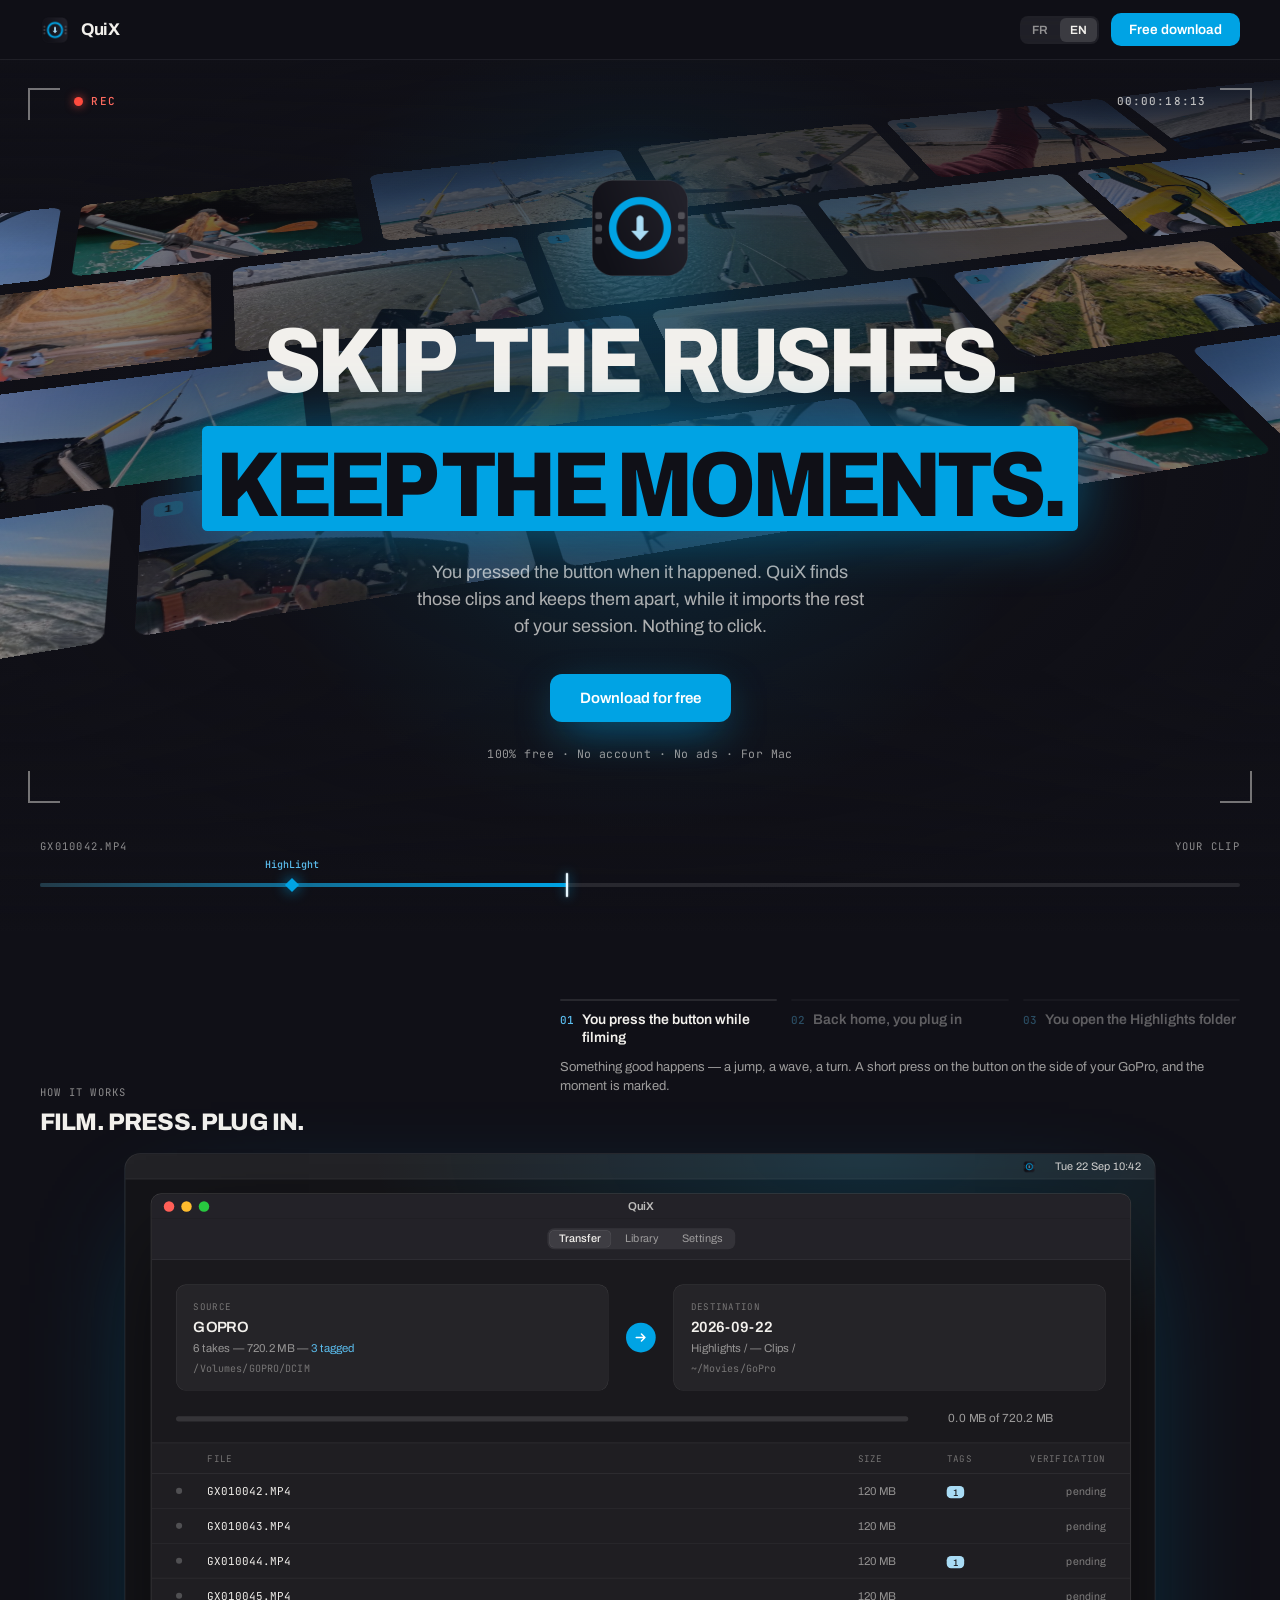
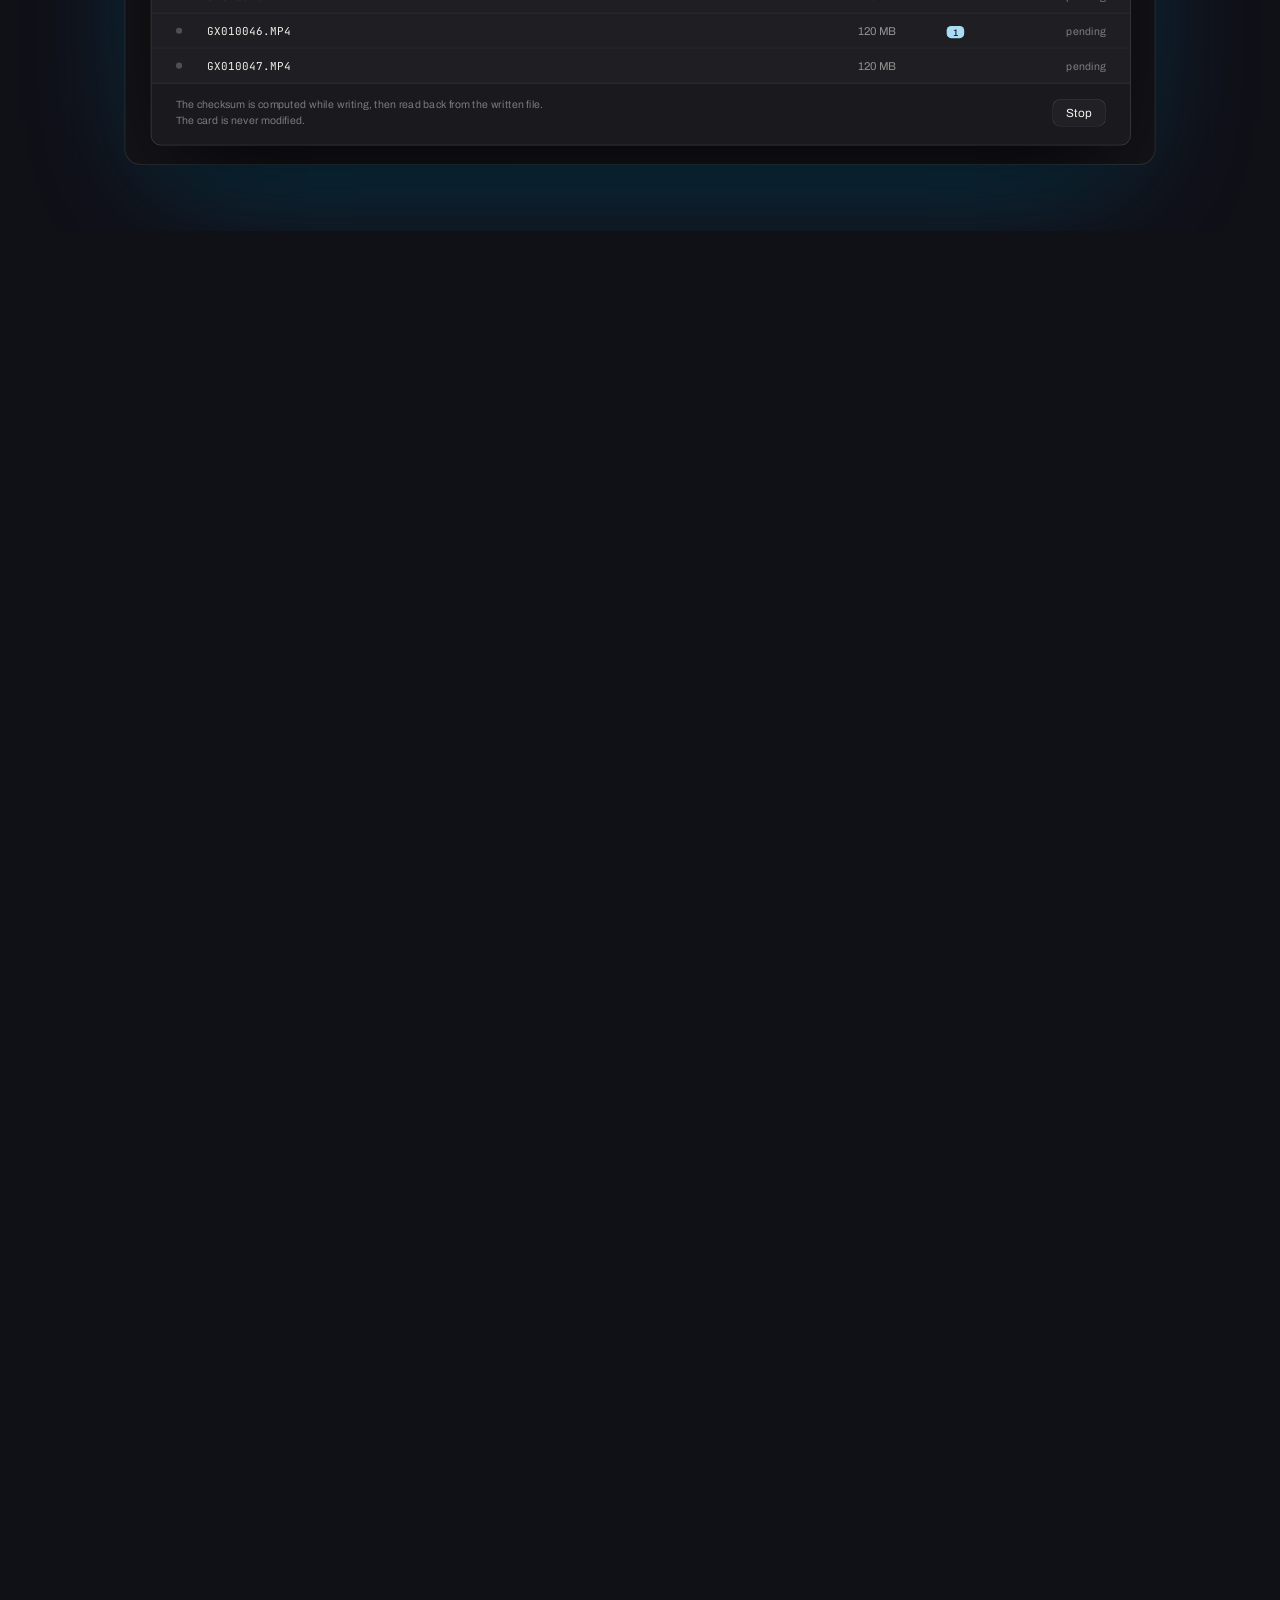
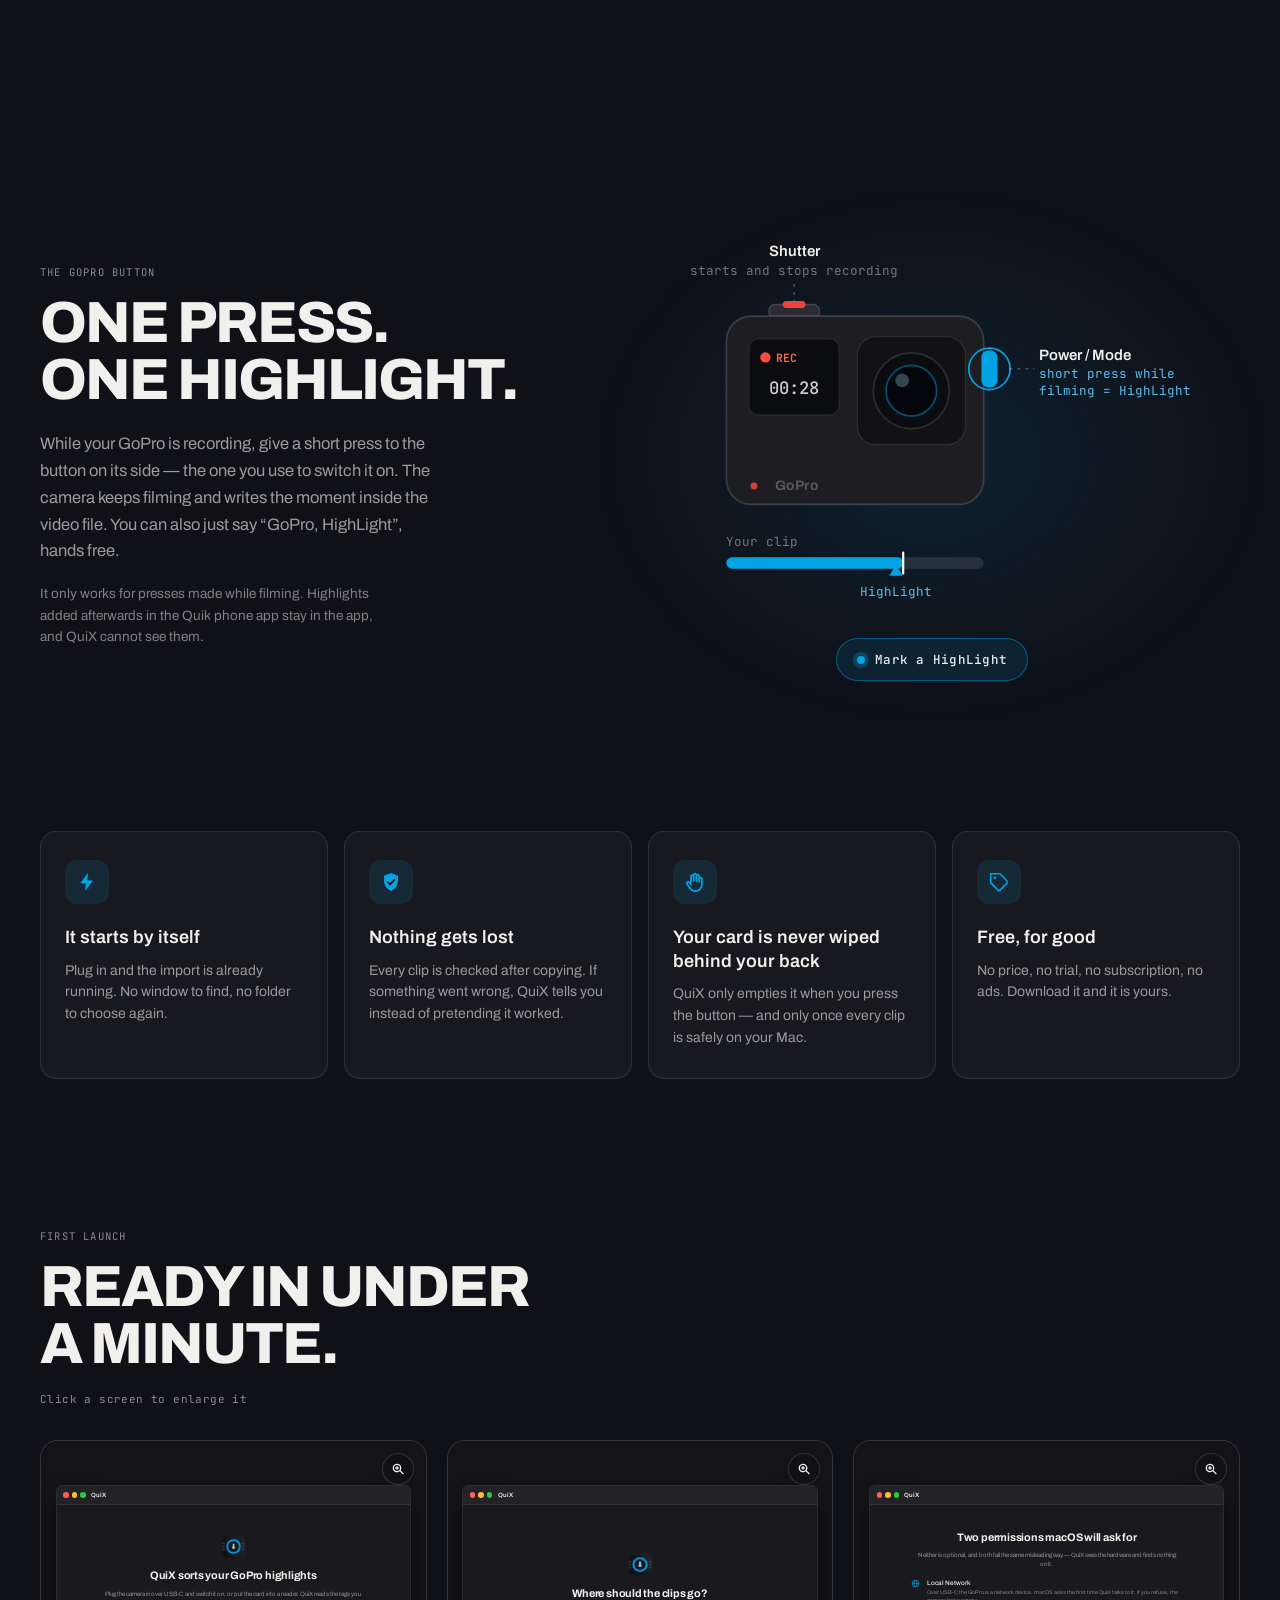
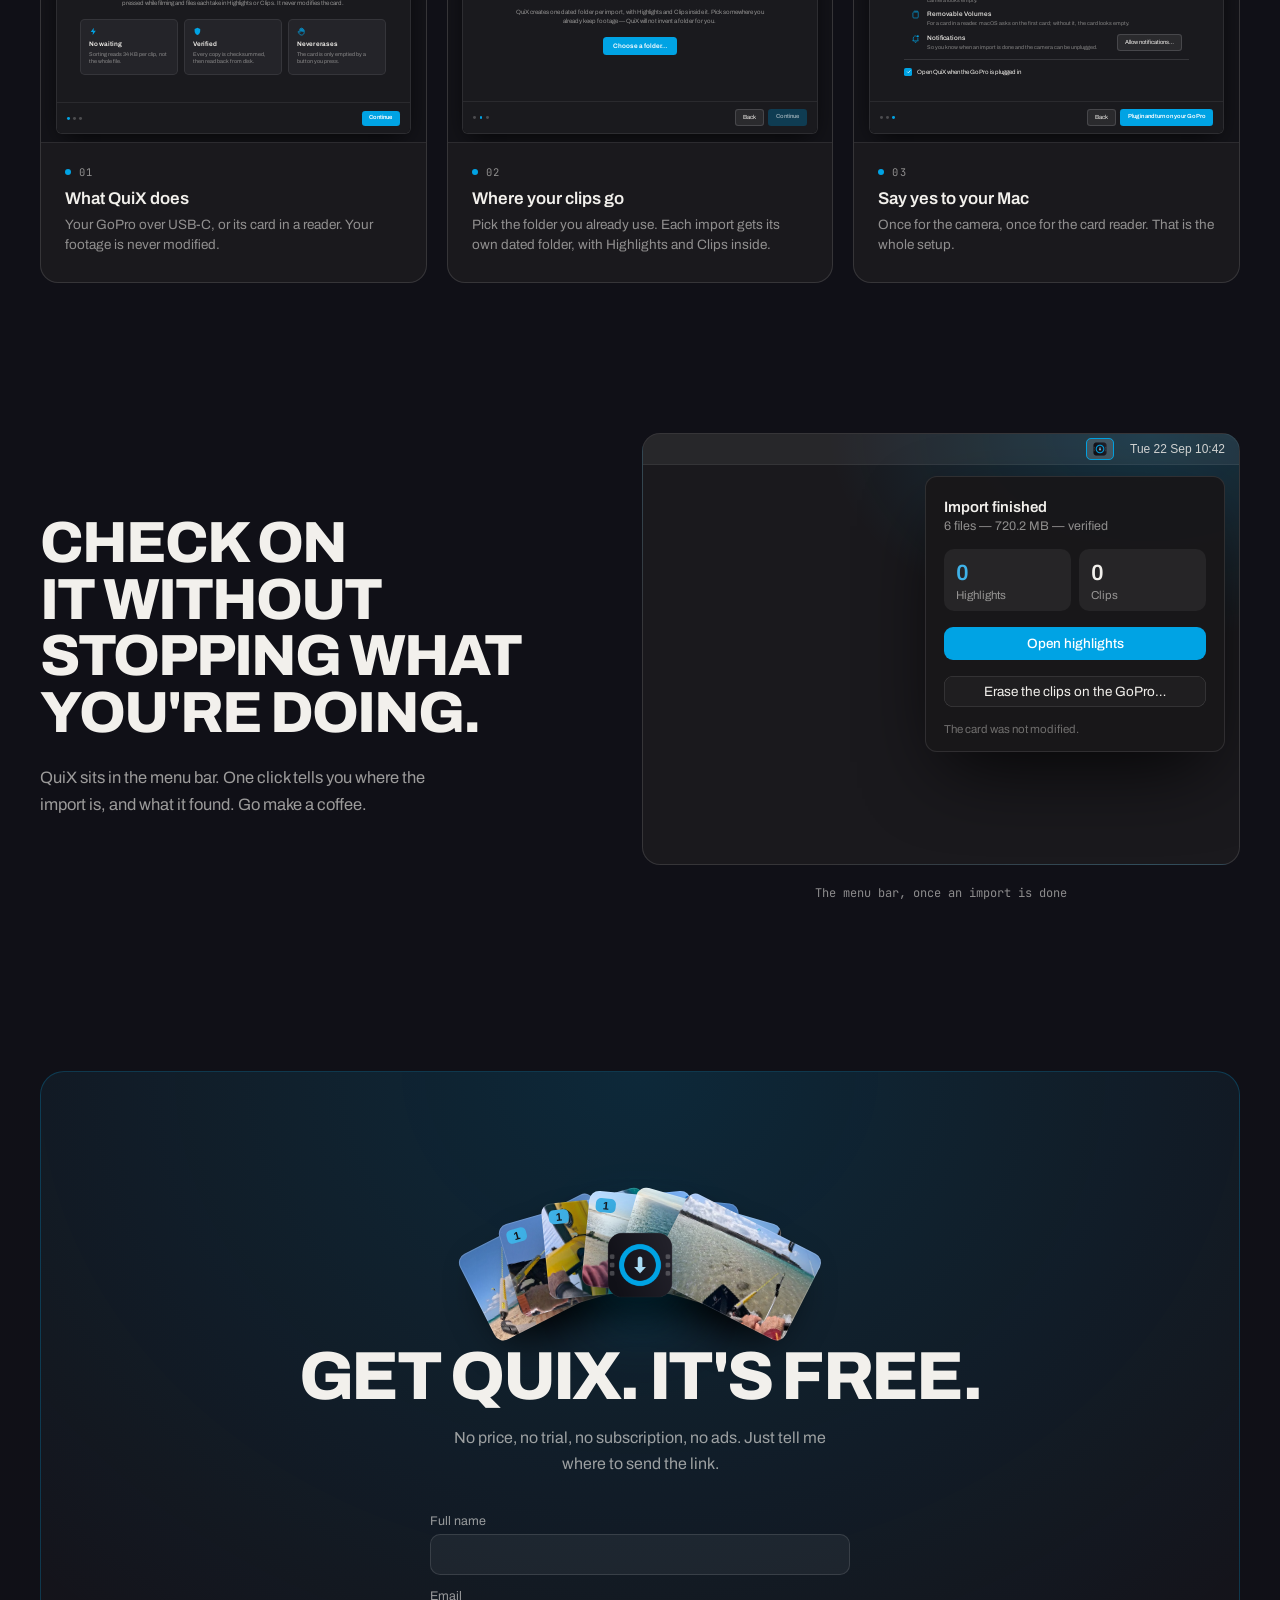
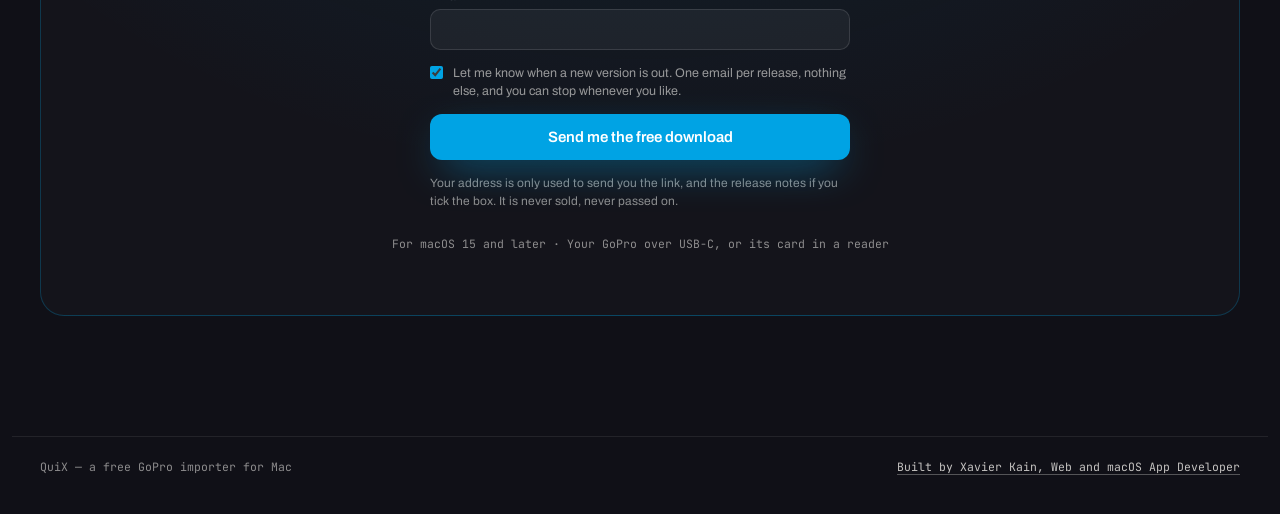
<file: site/index.html>
<!DOCTYPE html>
<html lang="en">
<head>
<meta charset="utf-8">
<meta name="viewport" content="width=device-width, initial-scale=1">
<title>QuiX — free GoPro importer for Mac that sorts your highlights</title>
<meta name="description" content="Press the button on your GoPro when something good happens. QuiX finds those moments and puts the clips in their own folder, automatically. Free, for Mac.">
<link rel="icon" href="assets/favicon.png">
<meta property="og:title" content="QuiX — skip the rushes, keep the moments">
<meta property="og:description" content="Press the button while you film. QuiX does the rest. Free, for Mac.">
<meta property="og:image" content="https://quix.xavier-kain.fr/assets/icon-1024.png">
<meta property="og:type" content="website">
<link rel="preconnect" href="https://fonts.googleapis.com">
<link rel="preconnect" href="https://fonts.gstatic.com" crossorigin>
<link href="https://fonts.googleapis.com/css2?family=Archivo:wdth,wght@62..125,400..900&amp;family=JetBrains+Mono:wght@400;500&amp;display=swap" rel="stylesheet">
<link rel="stylesheet" href="assets/site.css?v=455bdb2e19">
<!-- Plausible: cookieless visit counts, no personal data. See docs/STATS.md. -->
<script async src="https://analytics.xavierkain.fr/js/pa--tT4c8Zy4lnrfJnX7jXig.js"></script>
<script>window.plausible=window.plausible||function(){(plausible.q=plausible.q||[]).push(arguments)},plausible.init=plausible.init||function(i){plausible.o=i||{}};plausible.init()</script>
</head>
<body>
<!-- Generated by tools/build-site-from-design.py from the designer's export. Edit the design and
     re-run the script rather than editing this file by hand. -->
<div id="top" style="position:relative; font-family:Archivo, -apple-system, 'Helvetica Neue', sans-serif; background:#101017; color:#F2F0EC;">

<header style="position:sticky; top:0; z-index:50; background:rgba(16,16,23,.72); backdrop-filter:blur(16px); -webkit-backdrop-filter:blur(16px); border-bottom:1px solid rgba(255,255,255,.07);">
  <div style="max-width:1200px; margin:0 auto; padding:13px 28px; display:flex; align-items:center; justify-content:space-between; gap:16px;">
    <a href="#top" style="display:flex; align-items:center; gap:11px; color:#F2F0EC;">
      <img src="assets/icon-256.png" alt="QuiX" style="width:30px; height:30px; display:block;">
      <span style="font-weight:700; font-size:17px; letter-spacing:-.02em;">QuiX</span>
    </a>
    <div style="display:flex; align-items:center; gap:12px;">
      <div role="group" aria-label="Language" style="display:flex; gap:2px; padding:2px; border-radius:8px; background:rgba(255,255,255,.07);">
        <button type="button" data-lang="fr" data-action="setFr" style="font:600 12px Archivo, sans-serif; padding:5px 10px; border-radius:6px; border:0; cursor:pointer; color:#F2F0EC; background:rgba(255,255,255,.12);">FR</button>
        <button type="button" data-lang="en" data-action="setEn" style="font:600 12px Archivo, sans-serif; padding:5px 10px; border-radius:6px; border:0; cursor:pointer; color:rgba(242,240,236,.55); background:transparent;">EN</button>
      </div>
      <a class="hx0" href="#download" data-m="nav-cta" style="display:inline-flex; align-items:center; white-space:nowrap; font-size:13.5px; font-weight:600; color:#fff; background:#00A3E4; padding:9px 18px; border-radius:10px; transition:background .2s, transform .3s cubic-bezier(.2,.8,.2,1);">Free download</a>
    </div>
  </div>
  <div style="position:absolute; left:0; right:0; bottom:-1px; height:2px;">
    <div data-m="progress" style="height:100%; background:linear-gradient(90deg, rgba(0,163,228,.3), #00A3E4 85%, #E6F7FF); transform-origin:left center; transform:scaleX(0); box-shadow:0 0 12px rgba(0,163,228,.8);"></div>
  </div>
</header>

<section data-m="hero" data-screen-label="01 Hero" style="position:relative; overflow:hidden; min-height:calc(100vh - 57px); display:flex; flex-direction:column; justify-content:center; padding:110px 28px 170px; text-align:center; box-sizing:border-box; perspective:1400px;">
  <div data-m="wall" aria-hidden="true" style="position:absolute; left:50%; top:50%; width:2400px; margin:-560px 0 0 -1200px; transform:rotateX(52deg) rotateZ(-14deg); transform-origin:50% 50%; pointer-events:none;">
    <div data-row="0" style="display:flex; width:max-content; margin-bottom:22px;"></div>
    <div data-row="1" style="display:flex; width:max-content; margin-bottom:22px; margin-left:-160px;"></div>
    <div data-row="2" style="display:flex; width:max-content; margin-bottom:22px; margin-left:-80px;"></div>
    <div data-row="3" style="display:flex; width:max-content; margin-left:-240px;"></div>
  </div>
  <div aria-hidden="true" style="position:absolute; inset:0; pointer-events:none; background:radial-gradient(ellipse 58% 52% at 50% 46%, rgba(16,16,23,.9), rgba(16,16,23,.62) 62%, rgba(16,16,23,.4)), linear-gradient(180deg, #101017 0%, rgba(16,16,23,0) 22%, rgba(16,16,23,0) 70%, #101017 100%);"></div>
  <div data-m="halo" style="position:absolute; top:50%; left:50%; width:900px; height:900px; margin:-520px 0 0 -450px; pointer-events:none;">
    <div data-m="breathe" style="width:100%; height:100%; border-radius:50%; background:radial-gradient(circle, rgba(0,163,228,.2), rgba(0,163,228,.05) 40%, transparent 64%);"></div>
  </div>
  <div data-m="hero-flash" style="position:absolute; inset:0; pointer-events:none; opacity:0; background:radial-gradient(70% 55% at 50% 100%, rgba(0,163,228,.32), transparent 70%);"></div>

  
    <div data-m="hud" aria-hidden="true" style="position:absolute; top:28px; left:28px; right:28px; bottom:128px; pointer-events:none; transform-origin:50% 50%;">
      <i style="position:absolute; left:0; top:0; width:30px; height:30px; border-left:2px solid rgba(242,240,236,.45); border-top:2px solid rgba(242,240,236,.45);"></i>
      <i style="position:absolute; right:0; top:0; width:30px; height:30px; border-right:2px solid rgba(242,240,236,.45); border-top:2px solid rgba(242,240,236,.45);"></i>
      <i style="position:absolute; left:0; bottom:0; width:30px; height:30px; border-left:2px solid rgba(242,240,236,.45); border-bottom:2px solid rgba(242,240,236,.45);"></i>
      <i style="position:absolute; right:0; bottom:0; width:30px; height:30px; border-right:2px solid rgba(242,240,236,.45); border-bottom:2px solid rgba(242,240,236,.45);"></i>
      <div style="position:absolute; top:6px; left:46px; display:flex; align-items:center; gap:8px; font:500 11px 'JetBrains Mono', monospace; letter-spacing:.14em; color:#FF6B60;">
        <i data-m="blink" style="display:block; width:9px; height:9px; border-radius:50%; background:#FF4B3E; box-shadow:0 0 10px rgba(255,75,62,.8);"></i>
        <span>REC</span>
      </div>
      <div data-m="tc" style="position:absolute; top:6px; right:46px; font:500 11px 'JetBrains Mono', monospace; letter-spacing:.1em; color:rgba(242,240,236,.75); font-variant-numeric:tabular-nums;">00:00:21:00</div>
    </div>
  

  <div data-m="hero-par" style="position:relative; z-index:2; transform-origin:50% 30%;">
    <div data-reveal="blur" data-delay="0" style="width:min(116px, 14vh); height:min(116px, 14vh); margin:0 auto min(32px, 3.5vh);">
      <img data-m="float" src="assets/icon-1024.png" alt="QuiX" style="display:block; width:100%; height:100%; filter:drop-shadow(0 24px 50px rgba(0,163,228,.4));">
    </div>
    <h1 style="margin:0 auto 28px; font-weight:800; font-stretch:88%; font-size:min(clamp(26px, 7.2vw, 120px), 10.5vh); line-height:.94; letter-spacing:-.045em; text-transform:uppercase; max-width:20ch; perspective:800px;">
      <span style="display:flex; flex-wrap:nowrap; white-space:nowrap; justify-content:center; gap:0 .22em;">
        <span data-reveal="word" data-delay="150" style="display:inline-block; transform-origin:50% 100%;">Skip</span>
        <span data-reveal="word" data-delay="230" style="display:inline-block; transform-origin:50% 100%;">the</span>
        <span data-reveal="word" data-delay="310" style="display:inline-block; transform-origin:50% 100%;">rushes.</span>
      </span>
      <span style="display:flex; justify-content:center; margin-top:.24em;">
        <span data-reveal="word" data-delay="420" style="position:relative; display:inline-block; transform-origin:50% 100%; padding:.17em .16em .03em; white-space:nowrap;">
          <i data-m="hl-bar" style="position:absolute; inset:0; background:#00A3E4; border-radius:.06em; transform-origin:left center; overflow:hidden; box-shadow:0 0 60px rgba(0,163,228,.45);">
            <b data-m="hl-sheen" style="position:absolute; top:0; bottom:0; left:0; width:40%; background:linear-gradient(90deg, transparent, rgba(255,255,255,.55), transparent); transform:translateX(-120%);"></b>
          </i>
          <span data-m="hl-text" style="position:relative; color:#101017;">Keep the moments.</span>
        </span>
      </span>
    </h1>
    <p data-reveal="up" data-delay="700" style="font-size:18px; line-height:1.5; color:rgba(242,240,236,.7); margin:0 auto 34px; max-width:46ch; text-wrap:pretty;">You pressed the button when it happened. QuiX finds those clips and keeps them apart, while it imports the rest of your session. Nothing to click.</p>
    <div data-reveal="up" data-delay="820" style="display:flex; justify-content:center; gap:12px; flex-wrap:wrap;">
      <a class="hx1" href="#download" data-magnet="" style="display:inline-flex; align-items:center; gap:10px; white-space:nowrap; font-size:15px; font-weight:600; color:#fff; background:#00A3E4; padding:16px 30px; border-radius:12px; box-shadow:0 14px 44px -12px rgba(0,163,228,.75); transition:background .2s, transform .3s cubic-bezier(.2,.8,.2,1);">Download for free</a>
    </div>
    <p data-reveal="fade" data-delay="950" style="font:400 11.5px 'JetBrains Mono', monospace; letter-spacing:.04em; color:rgba(242,240,236,.6); margin:24px 0 0;">100% free · No account · No ads · For Mac</p>
  </div>

  <div data-reveal="fade" data-delay="1000" style="position:absolute; left:0; right:0; bottom:44px; padding:0 28px; z-index:2;">
    <div style="max-width:1200px; margin:0 auto;">
      <div style="display:flex; justify-content:space-between; gap:12px; font:400 10.5px 'JetBrains Mono', monospace; letter-spacing:.12em; text-transform:uppercase; color:rgba(242,240,236,.55); margin-bottom:30px;">
        <span>GX010042.MP4</span>
        <span>Your clip</span>
      </div>
      <div style="position:relative; height:4px; border-radius:2px; background:rgba(255,255,255,.1);">
        <div data-m="tl-fill" style="position:absolute; inset:0; border-radius:2px; background:linear-gradient(90deg, rgba(0,163,228,.15), #00A3E4); transform-origin:left center; transform:scaleX(.5);"></div>
        <div data-m="tl-mark" data-pos="0.21" style="position:absolute; left:21%; top:50%; width:0; height:0;">
          <i data-ripple="" style="position:absolute; left:-6px; top:-6px; width:12px; height:12px; border-radius:50%; border:1.5px solid #00A3E4; opacity:0; box-sizing:border-box;"></i>
          <i style="position:absolute; left:-5px; top:-5px; width:10px; height:10px; background:#00A3E4; transform:rotate(45deg); box-shadow:0 0 14px rgba(0,163,228,.9);"></i>
          <span data-label="" style="position:absolute; left:0; bottom:14px; transform:translate(-50%, 0); font:500 10px 'JetBrains Mono', monospace; color:#5BBDEE; white-space:nowrap;">HighLight</span>
        </div>
        <div data-m="tl-mark" data-pos="0.48" style="position:absolute; left:48%; top:50%; width:0; height:0;">
          <i data-ripple="" style="position:absolute; left:-6px; top:-6px; width:12px; height:12px; border-radius:50%; border:1.5px solid #00A3E4; opacity:0; box-sizing:border-box;"></i>
          <i style="position:absolute; left:-5px; top:-5px; width:10px; height:10px; background:#00A3E4; transform:rotate(45deg); box-shadow:0 0 14px rgba(0,163,228,.9);"></i>
          <span data-label="" style="position:absolute; left:0; bottom:14px; transform:translate(-50%, 0); font:500 10px 'JetBrains Mono', monospace; color:#5BBDEE; white-space:nowrap;">HighLight</span>
        </div>
        <div data-m="tl-mark" data-pos="0.76" style="position:absolute; left:76%; top:50%; width:0; height:0;">
          <i data-ripple="" style="position:absolute; left:-6px; top:-6px; width:12px; height:12px; border-radius:50%; border:1.5px solid #00A3E4; opacity:0; box-sizing:border-box;"></i>
          <i style="position:absolute; left:-5px; top:-5px; width:10px; height:10px; background:#00A3E4; transform:rotate(45deg); box-shadow:0 0 14px rgba(0,163,228,.9);"></i>
          <span data-label="" style="position:absolute; left:0; bottom:14px; transform:translate(-50%, 0); font:500 10px 'JetBrains Mono', monospace; color:#5BBDEE; white-space:nowrap;">HighLight</span>
        </div>
        <div data-m="tl-head" style="position:absolute; left:50%; top:50%; width:2px; height:24px; margin:-12px 0 0 -1px; border-radius:1px; background:#E6F7FF; box-shadow:0 0 12px #00A3E4, 0 0 2px #fff;"></div>
      </div>
    </div>
  </div>
</section>

<section id="comment" data-m="story" data-screen-label="02 Comment ça marche" style="position:relative; height:620vh;">
  <div style="position:sticky; top:0; height:100vh; overflow:hidden; display:flex; flex-direction:column; padding:68px 28px 16px; box-sizing:border-box;">
    <div style="max-width:1200px; width:100%; margin:0 auto; display:flex; flex-wrap:wrap; gap:16px 48px; align-items:flex-end; justify-content:space-between;">
      <div style="flex:0 1 auto; min-width:0;">
        <div data-m="story-kicker" data-reveal="fade" style="font:400 10.5px 'JetBrains Mono', monospace; letter-spacing:1.2px; text-transform:uppercase; color:rgba(242,240,236,.55); margin-bottom:12px;">How it works</div>
        <div style="overflow:hidden; padding-bottom:.06em;">
          <h2 data-m="story-h2" data-reveal="mask" style="margin:0; font-size:clamp(28px, 3.8vw, 48px); line-height:.98; letter-spacing:-.035em; font-weight:800; text-transform:uppercase;">Film. Press. Plug in.</h2>
        </div>
      </div>
      <div data-m="steps-wrap" style="flex:1 1 480px; max-width:680px; min-width:0;">
        <div style="display:grid; grid-template-columns:repeat(3, minmax(0, 1fr)); gap:14px;">
          <div data-m="step" style="transition:opacity .45s;">
            <div style="height:2px; background:rgba(255,255,255,.1); border-radius:1px; overflow:hidden; margin-bottom:10px;"><div data-m="step-fill" style="height:100%; background:#00A3E4; transform-origin:left center; transform:scaleX(0);"></div></div>
            <div style="display:flex; gap:8px; align-items:baseline;"><span style="font:500 11px 'JetBrains Mono', monospace; color:#5BBDEE;">01</span><span style="font-size:14px; font-weight:600; line-height:1.3;">You press the button while filming</span></div>
          </div>
          <div data-m="step" style="transition:opacity .45s;">
            <div style="height:2px; background:rgba(255,255,255,.1); border-radius:1px; overflow:hidden; margin-bottom:10px;"><div data-m="step-fill" style="height:100%; background:#00A3E4; transform-origin:left center; transform:scaleX(0);"></div></div>
            <div style="display:flex; gap:8px; align-items:baseline;"><span style="font:500 11px 'JetBrains Mono', monospace; color:#5BBDEE;">02</span><span style="font-size:14px; font-weight:600; line-height:1.3;">Back home, you plug in</span></div>
          </div>
          <div data-m="step" style="transition:opacity .45s;">
            <div style="height:2px; background:rgba(255,255,255,.1); border-radius:1px; overflow:hidden; margin-bottom:10px;"><div data-m="step-fill" style="height:100%; background:#00A3E4; transform-origin:left center; transform:scaleX(0);"></div></div>
            <div style="display:flex; gap:8px; align-items:baseline;"><span style="font:500 11px 'JetBrains Mono', monospace; color:#5BBDEE;">03</span><span style="font-size:14px; font-weight:600; line-height:1.3;">You open the Highlights folder</span></div>
          </div>
        </div>
        <div data-m="step-bodies" style="display:grid; margin-top:10px; font-size:13px; line-height:1.5; color:rgba(242,240,236,.62);">
          <p data-m="step-body" style="grid-area:1 / 1; margin:0; transition:opacity .45s, transform .45s;">Something good happens — a jump, a wave, a turn. A short press on the button on the side of your GoPro, and the moment is marked.</p>
          <p data-m="step-body" style="grid-area:1 / 1; margin:0; opacity:0; transition:opacity .45s, transform .45s;">The camera over USB-C, switched on. Or the memory card in a reader. QuiX starts on its own.</p>
          <p data-m="step-body" style="grid-area:1 / 1; margin:0; opacity:0; transition:opacity .45s, transform .45s;">Your whole session is there, and the moments you marked are already waiting in their own folder.</p>
        </div>
      </div>
    </div>

    <div data-m="stage-box" style="flex:1; min-height:0; position:relative; margin-top:18px;">
      <div data-m="stage" style="position:absolute; left:50%; top:50%; width:1180px; height:700px; margin:-350px 0 0 -590px; transform-origin:50% 50%; font-family:-apple-system, BlinkMacSystemFont, 'Helvetica Neue', Archivo, sans-serif; color:#F2F0EC; text-align:left;">
        <div style="position:absolute; inset:0; border-radius:18px; border:1px solid rgba(255,255,255,.12); overflow:hidden; background:radial-gradient(80% 60% at 72% 0%, rgba(0,163,228,.16), transparent 60%), #141418; box-shadow:0 50px 140px -50px rgba(0,163,228,.45);">
          <div style="display:flex; justify-content:flex-end; align-items:center; gap:16px; height:28px; padding:0 16px; background:rgba(255,255,255,.06); border-bottom:1px solid rgba(255,255,255,.06); font-size:12.5px; color:rgba(242,240,236,.85);">
            <span data-m="mb-icon" style="display:grid; place-items:center; width:28px; height:20px; border-radius:5px; transition:background .2s;"><img src="assets/icon-256.png" alt="" style="width:15px; height:15px; display:block;"></span>
            <span>Tue 22 Sep  10:42</span>
          </div>
        </div>

        <div style="position:absolute; left:30px; top:46px; width:1120px; height:630px; background:#1A191D; border-radius:12px; border:1px solid rgba(255,255,255,.14); overflow:hidden; box-shadow:0 40px 100px -30px rgba(0,0,0,.9);">
          <div style="position:relative; height:28px; background:#232228; display:flex; align-items:center; padding:0 14px;">
            <span style="display:flex; gap:8px;"><i style="display:block; width:12px; height:12px; border-radius:50%; background:#FF5F57;"></i><i style="display:block; width:12px; height:12px; border-radius:50%; background:#FEBC2E;"></i><i style="display:block; width:12px; height:12px; border-radius:50%; background:#28C840;"></i></span>
            <span style="position:absolute; left:0; right:0; text-align:center; font-size:13px; font-weight:600; color:rgba(242,240,236,.75); pointer-events:none;">QuiX</span>
          </div>
          <div style="position:relative; height:46px; background:#232228; display:flex; align-items:center; justify-content:center; border-bottom:.5px solid rgba(255,255,255,.08);">
            <div style="display:flex; gap:4px; padding:2px; border-radius:8px; background:rgba(255,255,255,.08);">
              <span data-m="tab" style="font-size:12.5px; font-weight:500; padding:3px 12px; border-radius:6px; color:#F2F0EC; background:rgba(255,255,255,.05); box-shadow:inset 0 0 0 .5px rgba(255,255,255,.12); transition:background .25s, color .25s;">Transfer</span>
              <span data-m="tab" style="font-size:12.5px; padding:3px 12px; border-radius:6px; color:rgba(242,240,236,.55); transition:background .25s, color .25s;">Library</span>
              <span data-m="tab" style="font-size:12.5px; padding:3px 12px; border-radius:6px; color:rgba(242,240,236,.55);">Settings</span>
            </div>
            <div data-m="ind" style="position:absolute; right:20px; top:0; bottom:0; display:flex; align-items:center; gap:7px; font-size:11.5px; color:#5BBDEE; opacity:0; transition:opacity .3s;"><i data-m="pulse-dot" style="display:block; width:6px; height:6px; border-radius:50%; background:#00A3E4;"></i><span>Import in progress</span></div>
          </div>

          <div style="position:relative; height:556px;">
            <div data-m="scene-transfer" style="position:absolute; inset:0; display:flex; flex-direction:column;">
              <div style="display:flex; align-items:center; gap:20px; padding:28px 28px 24px;">
                <div style="flex:1; min-width:0; padding:18px 20px; border-radius:12px; background:rgba(255,255,255,.05); box-shadow:inset 0 0 0 .5px rgba(255,255,255,.12); display:flex; flex-direction:column; gap:8px;">
                  <span style="font:400 10.5px 'JetBrains Mono', monospace; letter-spacing:1.2px; color:rgba(242,240,236,.4);">SOURCE</span>
                  <span style="font-size:17px; font-weight:600; letter-spacing:-.01em;">GOPRO</span>
                  <span style="font-size:13px; color:rgba(242,240,236,.55);">6 takes — 720.2 MB — <span style="color:#5BBDEE;">3 tagged</span></span>
                  <span style="font:400 11.5px 'JetBrains Mono', monospace; color:rgba(242,240,236,.4);">/Volumes/GOPRO/DCIM</span>
                </div>
                <div style="flex:none; width:34px; height:34px; border-radius:50%; background:#00A3E4; display:grid; place-items:center;"><svg viewBox="0 0 24 24" style="width:16px; height:16px;"><path d="M4 12h15M13 6l6 6-6 6" style="fill:none; stroke:#fff; stroke-width:2.6; stroke-linecap:round; stroke-linejoin:round;"></path></svg></div>
                <div style="flex:1; min-width:0; padding:18px 20px; border-radius:12px; background:rgba(255,255,255,.05); box-shadow:inset 0 0 0 .5px rgba(255,255,255,.12); display:flex; flex-direction:column; gap:8px;">
                  <span style="font:400 10.5px 'JetBrains Mono', monospace; letter-spacing:1.2px; color:rgba(242,240,236,.4);">DESTINATION</span>
                  <span style="font-size:17px; font-weight:600; letter-spacing:-.01em;">2026-09-22</span>
                  <span style="font-size:13px; color:rgba(242,240,236,.55);">Highlights / — Clips /</span>
                  <span style="font:400 11.5px 'JetBrains Mono', monospace; color:rgba(242,240,236,.4);">~/Movies/GoPro</span>
                </div>
              </div>
              <div style="display:flex; align-items:center; gap:16px; padding:0 28px 20px;">
                <div style="position:relative; flex:1; height:6px; border-radius:3px; background:rgba(255,255,255,.12); overflow:hidden;">
                  <i data-m="t-fill" style="position:absolute; left:0; top:0; bottom:0; width:100%; background:#00A3E4; border-radius:3px;"></i>
                  <i data-m="t-verif" style="position:absolute; top:0; bottom:0; left:100%; width:0; background:#C2E7F8;"></i>
                </div>
                <span data-m="t-mo" style="font-size:13.5px; color:rgba(242,240,236,.6); font-variant-numeric:tabular-nums; min-width:150px; text-align:right;">720,2 Mo sur 720,2 Mo</span>
                <span data-m="t-eta" style="font:400 12px 'JetBrains Mono', monospace; color:rgba(242,240,236,.4); min-width:44px;"></span>
              </div>
              <div style="flex:1; min-height:0; background:rgba(255,255,255,.025); border-top:.5px solid rgba(255,255,255,.08);">
                <div style="display:flex; align-items:center; gap:12px; padding:10px 28px; border-bottom:.5px solid rgba(255,255,255,.08); font:400 10.5px 'JetBrains Mono', monospace; letter-spacing:1.2px; color:rgba(242,240,236,.4);">
                  <span style="width:24px; flex:none;"></span><span style="flex:1;">FILE</span><span style="width:90px; flex:none;">SIZE</span><span style="width:70px; flex:none;">TAGS</span><span style="width:100px; flex:none; text-align:right;">VERIFICATION</span>
                </div>
                <div data-m="t-row" style="display:flex; align-items:center; gap:12px; padding:11px 28px; border-bottom:.5px solid rgba(255,255,255,.05);"><span style="width:24px; flex:none;"><i data-dot="" style="display:block; width:7px; height:7px; border-radius:50%; background:#00A3E4;"></i></span><span style="flex:1; min-width:0; font:400 12.5px 'JetBrains Mono', monospace;">GX010042.MP4</span><span style="width:90px; flex:none; font-size:13px; color:rgba(242,240,236,.55);">120 MB</span><span style="width:70px; flex:none;"><b style="font-size:11px; font-weight:500; color:#17161A; background:#A9DCF5; padding:1px 7px; border-radius:5px;">1</b></span><span data-state="" style="width:100px; flex:none; text-align:right; font-size:12px; color:rgba(242,240,236,.45);">verified</span></div>
                <div data-m="t-row" style="display:flex; align-items:center; gap:12px; padding:11px 28px; border-bottom:.5px solid rgba(255,255,255,.05);"><span style="width:24px; flex:none;"><i data-dot="" style="display:block; width:7px; height:7px; border-radius:50%; background:#00A3E4;"></i></span><span style="flex:1; min-width:0; font:400 12.5px 'JetBrains Mono', monospace;">GX010043.MP4</span><span style="width:90px; flex:none; font-size:13px; color:rgba(242,240,236,.55);">120 MB</span><span style="width:70px; flex:none;"></span><span data-state="" style="width:100px; flex:none; text-align:right; font-size:12px; color:rgba(242,240,236,.45);">verified</span></div>
                <div data-m="t-row" style="display:flex; align-items:center; gap:12px; padding:11px 28px; border-bottom:.5px solid rgba(255,255,255,.05);"><span style="width:24px; flex:none;"><i data-dot="" style="display:block; width:7px; height:7px; border-radius:50%; background:#00A3E4;"></i></span><span style="flex:1; min-width:0; font:400 12.5px 'JetBrains Mono', monospace;">GX010044.MP4</span><span style="width:90px; flex:none; font-size:13px; color:rgba(242,240,236,.55);">120 MB</span><span style="width:70px; flex:none;"><b style="font-size:11px; font-weight:500; color:#17161A; background:#A9DCF5; padding:1px 7px; border-radius:5px;">1</b></span><span data-state="" style="width:100px; flex:none; text-align:right; font-size:12px; color:rgba(242,240,236,.45);">verified</span></div>
                <div data-m="t-row" style="display:flex; align-items:center; gap:12px; padding:11px 28px; border-bottom:.5px solid rgba(255,255,255,.05);"><span style="width:24px; flex:none;"><i data-dot="" style="display:block; width:7px; height:7px; border-radius:50%; background:#00A3E4;"></i></span><span style="flex:1; min-width:0; font:400 12.5px 'JetBrains Mono', monospace;">GX010045.MP4</span><span style="width:90px; flex:none; font-size:13px; color:rgba(242,240,236,.55);">120 MB</span><span style="width:70px; flex:none;"></span><span data-state="" style="width:100px; flex:none; text-align:right; font-size:12px; color:rgba(242,240,236,.45);">verified</span></div>
                <div data-m="t-row" style="display:flex; align-items:center; gap:12px; padding:11px 28px; border-bottom:.5px solid rgba(255,255,255,.05);"><span style="width:24px; flex:none;"><i data-dot="" style="display:block; width:7px; height:7px; border-radius:50%; background:#00A3E4;"></i></span><span style="flex:1; min-width:0; font:400 12.5px 'JetBrains Mono', monospace;">GX010046.MP4</span><span style="width:90px; flex:none; font-size:13px; color:rgba(242,240,236,.55);">120 MB</span><span style="width:70px; flex:none;"><b style="font-size:11px; font-weight:500; color:#17161A; background:#A9DCF5; padding:1px 7px; border-radius:5px;">1</b></span><span data-state="" style="width:100px; flex:none; text-align:right; font-size:12px; color:rgba(242,240,236,.45);">verified</span></div>
                <div data-m="t-row" style="display:flex; align-items:center; gap:12px; padding:11px 28px; border-bottom:.5px solid rgba(255,255,255,.05);"><span style="width:24px; flex:none;"><i data-dot="" style="display:block; width:7px; height:7px; border-radius:50%; background:#00A3E4;"></i></span><span style="flex:1; min-width:0; font:400 12.5px 'JetBrains Mono', monospace;">GX010047.MP4</span><span style="width:90px; flex:none; font-size:13px; color:rgba(242,240,236,.55);">120 MB</span><span style="width:70px; flex:none;"></span><span data-state="" style="width:100px; flex:none; text-align:right; font-size:12px; color:rgba(242,240,236,.45);">verified</span></div>
              </div>
              <div style="display:flex; align-items:center; gap:14px; padding:16px 28px 20px; border-top:.5px solid rgba(255,255,255,.08);">
                <span style="max-width:420px; font-size:12px; line-height:1.45; color:rgba(242,240,236,.45);">The checksum is computed while writing, then read back from the written file. The card is never modified.</span>
                <span style="flex:1;"></span>
                <span data-m="t-stop" style="display:none; font-size:13.5px; padding:8px 16px; border-radius:9px; background:rgba(255,255,255,.03); box-shadow:inset 0 0 0 .5px rgba(255,255,255,.18);">Stop</span>
                <span data-m="t-done" style="display:flex; gap:10px;">
                  <span style="font-size:13.5px; padding:8px 16px; border-radius:9px; background:rgba(255,255,255,.03); box-shadow:inset 0 0 0 .5px rgba(255,255,255,.18);">Erase GoPro (6)…</span>
                  <span data-m="t-open" style="font-size:13.5px; font-weight:500; color:#fff; padding:9px 16px; border-radius:9px; background:#00A3E4; transition:box-shadow .3s;">Open highlights</span>
                </span>
              </div>
            </div>

            <div data-m="scene-library" style="position:absolute; inset:0; display:flex; opacity:0;">
              <div style="flex:none; width:214px; display:flex; flex-direction:column; background:#201F25; border-right:.5px solid rgba(255,255,255,.08);">
                <div style="padding:10px 10px 0; display:flex; flex-direction:column; gap:2px;">
                  <div style="display:flex; align-items:center; gap:9px; padding:7px 10px; border-radius:7px; font-size:13.5px; color:rgba(242,240,236,.85);"><i style="display:block; width:6px; height:6px; border-radius:50%; background:#00A3E4;"></i><span style="flex:1;">All highlights</span><span style="font-size:12px; color:rgba(242,240,236,.4);">3</span></div>
                  <div style="display:flex; align-items:center; gap:9px; padding:7px 10px; border-radius:7px; font-size:13.5px; color:rgba(242,240,236,.85);"><i style="display:block; width:6px; height:6px; border-radius:50%; background:rgba(255,255,255,.2);"></i><span style="flex:1;">All clips</span><span style="font-size:12px; color:rgba(242,240,236,.4);">6</span></div>
                  <div style="padding:20px 10px 8px; font:400 10.5px 'JetBrains Mono', monospace; letter-spacing:1.2px; color:rgba(242,240,236,.4);">SESSIONS</div>
                  <div style="display:flex; align-items:baseline; padding:7px 10px; border-radius:7px; background:rgba(255,255,255,.09); color:rgba(242,240,236,.85);"><span style="flex:1; font:400 12.5px 'JetBrains Mono', monospace;">2026-09-22</span><span style="font-size:12px; color:rgba(242,240,236,.4);">6</span></div>
                  <div style="display:flex; align-items:baseline; padding:7px 10px; border-radius:7px; color:rgba(242,240,236,.85);"><span style="flex:1; font:400 12.5px 'JetBrains Mono', monospace;">2026-09-14</span><span style="font-size:12px; color:rgba(242,240,236,.4);">11</span></div>
                  <div style="display:flex; align-items:baseline; padding:7px 10px; border-radius:7px; color:rgba(242,240,236,.85);"><span style="flex:1; font:400 12.5px 'JetBrains Mono', monospace;">2026-09-07</span><span style="font-size:12px; color:rgba(242,240,236,.4);">8</span></div>
                </div>
                <div style="flex:1;"></div>
                <div style="padding:14px 16px 16px; border-top:.5px solid rgba(255,255,255,.08); display:flex; flex-direction:column; gap:5px;">
                  <span style="font-size:11.5px; color:rgba(242,240,236,.4);">Import folder</span>
                  <span style="font:400 12px 'JetBrains Mono', monospace; color:rgba(242,240,236,.85);">~/Movies/GoPro</span>
                </div>
              </div>

              <div style="flex:1; min-width:0; display:flex; flex-direction:column;">
                <div style="height:46px; flex:none; display:flex; align-items:center; justify-content:space-between; padding:0 20px; background:#1F1E23; border-bottom:.5px solid rgba(255,255,255,.08);">
                  <span style="display:flex; align-items:baseline; gap:10px;"><b style="font-size:13.5px; font-weight:600;">2026-09-22</b><span style="font-size:12.5px; color:rgba(242,240,236,.4);">6 takes — 3 tagged</span></span>
                  <span style="display:flex; gap:4px; padding:2px; border-radius:8px; background:rgba(255,255,255,.08); font-size:12.5px;"><span style="padding:3px 12px; color:rgba(242,240,236,.55);">Highlights</span><span style="padding:3px 12px; color:rgba(242,240,236,.55);">Clips</span><span style="padding:3px 12px; border-radius:6px; font-weight:500; background:rgba(255,255,255,.05); box-shadow:inset 0 0 0 .5px rgba(255,255,255,.12);">All</span></span>
                </div>
                <div style="display:grid; grid-template-columns:repeat(3, minmax(0, 1fr)); gap:14px; padding:18px 20px 20px;">
                  <div data-m="thumb" style="min-width:0;"><div data-thumb-in="" style="display:flex; flex-direction:column; gap:7px;">
                    <div style="position:relative; aspect-ratio:16/9; border-radius:8px; overflow:hidden; background:rgba(255,255,255,.03) repeating-linear-gradient(135deg, rgba(255,255,255,.04) 0 6px, transparent 6px 12px);">
                      <div id="slot-c1" role="img" style="position:absolute; inset:0; width:100%; height:100%; background:#1C1B21 center/cover no-repeat url('assets/thumbs/k-jump.jpg');"></div>
                      <i data-thumb-sel="" style="position:absolute; inset:0; border-radius:8px; box-shadow:inset 0 0 0 2px #00A3E4; opacity:0; pointer-events:none;"></i>
                      <b data-badge="" style="position:absolute; top:7px; left:7px; font-size:11px; font-weight:500; color:#17161A; background:#3FB2E8; padding:1px 7px; border-radius:5px; pointer-events:none;">1</b>
                    </div>
                    <div style="display:flex; justify-content:space-between;"><span style="font:400 12px 'JetBrains Mono', monospace;">GX010042.MP4</span><span style="font-size:12px; color:rgba(242,240,236,.4);">0:42</span></div>
                  </div></div>
                  <div data-m="thumb" style="min-width:0;"><div data-thumb-in="" style="display:flex; flex-direction:column; gap:7px;">
                    <div style="position:relative; aspect-ratio:16/9; border-radius:8px; overflow:hidden; background:rgba(255,255,255,.03) repeating-linear-gradient(135deg, rgba(255,255,255,.04) 0 6px, transparent 6px 12px);">
                      <div id="slot-c2" role="img" style="position:absolute; inset:0; width:100%; height:100%; background:#1C1B21 center/cover no-repeat url('assets/thumbs/k-beach.jpg');"></div>
                      <i data-thumb-sel="" style="position:absolute; inset:0; border-radius:8px; box-shadow:inset 0 0 0 2px #00A3E4; opacity:0; pointer-events:none;"></i>
                    </div>
                    <div style="display:flex; justify-content:space-between;"><span style="font:400 12px 'JetBrains Mono', monospace;">GX010043.MP4</span><span style="font-size:12px; color:rgba(242,240,236,.4);">1:08</span></div>
                  </div></div>
                  <div data-m="thumb" style="min-width:0;"><div data-thumb-in="" style="display:flex; flex-direction:column; gap:7px;">
                    <div style="position:relative; aspect-ratio:16/9; border-radius:8px; overflow:hidden; background:rgba(255,255,255,.03) repeating-linear-gradient(135deg, rgba(255,255,255,.04) 0 6px, transparent 6px 12px);">
                      <div id="slot-c3" role="img" style="position:absolute; inset:0; width:100%; height:100%; background:#1C1B21 center/cover no-repeat url('assets/thumbs/flare.jpg');"></div>
                      <i data-thumb-sel="" style="position:absolute; inset:0; border-radius:8px; box-shadow:inset 0 0 0 2px #00A3E4; opacity:0; pointer-events:none;"></i>
                      <b data-badge="" style="position:absolute; top:7px; left:7px; font-size:11px; font-weight:500; color:#17161A; background:#3FB2E8; padding:1px 7px; border-radius:5px; pointer-events:none;">1</b>
                    </div>
                    <div style="display:flex; justify-content:space-between;"><span style="font:400 12px 'JetBrains Mono', monospace;">GX010044.MP4</span><span style="font-size:12px; color:rgba(242,240,236,.4);">0:37</span></div>
                  </div></div>
                  <div data-m="thumb" style="min-width:0;"><div data-thumb-in="" style="display:flex; flex-direction:column; gap:7px;">
                    <div style="position:relative; aspect-ratio:16/9; border-radius:8px; overflow:hidden; background:rgba(255,255,255,.03) repeating-linear-gradient(135deg, rgba(255,255,255,.04) 0 6px, transparent 6px 12px);">
                      <div id="slot-c4" role="img" style="position:absolute; inset:0; width:100%; height:100%; background:#1C1B21 center/cover no-repeat url('assets/thumbs/k-water.jpg');"></div>
                      <i data-thumb-sel="" style="position:absolute; inset:0; border-radius:8px; box-shadow:inset 0 0 0 2px #00A3E4; opacity:0; pointer-events:none;"></i>
                    </div>
                    <div style="display:flex; justify-content:space-between;"><span style="font:400 12px 'JetBrains Mono', monospace;">GX010045.MP4</span><span style="font-size:12px; color:rgba(242,240,236,.4);">0:55</span></div>
                  </div></div>
                  <div data-m="thumb" style="min-width:0;"><div data-thumb-in="" style="display:flex; flex-direction:column; gap:7px;">
                    <div style="position:relative; aspect-ratio:16/9; border-radius:8px; overflow:hidden; background:rgba(255,255,255,.03) repeating-linear-gradient(135deg, rgba(255,255,255,.04) 0 6px, transparent 6px 12px);">
                      <div id="slot-c5" role="img" style="position:absolute; inset:0; width:100%; height:100%; background:#1C1B21 center/cover no-repeat url('assets/thumbs/wing.jpg');"></div>
                      <i data-thumb-sel="" style="position:absolute; inset:0; border-radius:8px; box-shadow:inset 0 0 0 2px #00A3E4; opacity:0; pointer-events:none;"></i>
                      <b data-badge="" style="position:absolute; top:7px; left:7px; font-size:11px; font-weight:500; color:#17161A; background:#3FB2E8; padding:1px 7px; border-radius:5px; pointer-events:none;">1</b>
                    </div>
                    <div style="display:flex; justify-content:space-between;"><span style="font:400 12px 'JetBrains Mono', monospace;">GX010046.MP4</span><span style="font-size:12px; color:rgba(242,240,236,.4);">1:21</span></div>
                  </div></div>
                  <div data-m="thumb" style="min-width:0;"><div data-thumb-in="" style="display:flex; flex-direction:column; gap:7px;">
                    <div style="position:relative; aspect-ratio:16/9; border-radius:8px; overflow:hidden; background:rgba(255,255,255,.03) repeating-linear-gradient(135deg, rgba(255,255,255,.04) 0 6px, transparent 6px 12px);">
                      <div id="slot-c6" role="img" style="position:absolute; inset:0; width:100%; height:100%; background:#1C1B21 center/cover no-repeat url('assets/thumbs/para.jpg');"></div>
                      <i data-thumb-sel="" style="position:absolute; inset:0; border-radius:8px; box-shadow:inset 0 0 0 2px #00A3E4; opacity:0; pointer-events:none;"></i>
                    </div>
                    <div style="display:flex; justify-content:space-between;"><span style="font:400 12px 'JetBrains Mono', monospace;">GX010047.MP4</span><span style="font-size:12px; color:rgba(242,240,236,.4);">0:29</span></div>
                  </div></div>
                </div>
              </div>

              <div style="flex:none; width:268px; display:flex; flex-direction:column; background:#1F1E23; border-left:.5px solid rgba(255,255,255,.08);">
                <div style="height:46px; flex:none; display:flex; align-items:center; padding:0 18px; font-size:13px; font-weight:600; color:rgba(242,240,236,.55); border-bottom:.5px solid rgba(255,255,255,.08);">Inspector</div>
                <div style="position:relative; flex:1;">
                  <div data-m="insp-empty" style="position:absolute; inset:0; display:grid; place-items:center; font-size:12.5px; color:rgba(242,240,236,.4);">Select a take.</div>
                  <div data-m="insp-detail" style="position:absolute; inset:0; padding:18px; display:flex; flex-direction:column; gap:18px; opacity:0;">
                    <div style="position:relative; aspect-ratio:16/9; border-radius:8px; overflow:hidden; background:rgba(255,255,255,.03) repeating-linear-gradient(135deg, rgba(255,255,255,.04) 0 6px, transparent 6px 12px); box-shadow:inset 0 0 0 .5px rgba(255,255,255,.1);">
                      <div data-mirror="c1" style="position:absolute; inset:0; background-size:cover; background-position:center; background-image:url(assets/thumbs/k-jump.jpg);"></div>
                    </div>
                    <div style="display:flex; flex-direction:column; gap:4px;"><span style="font:400 14px 'JetBrains Mono', monospace;">GX010042.MP4</span><span style="font-size:12.5px; color:rgba(242,240,236,.4);">0:42 — 120 MB</span></div>
                    <div style="display:flex; flex-direction:column; gap:10px;">
                      <span style="font:400 10.5px 'JetBrains Mono', monospace; letter-spacing:1.2px; color:rgba(242,240,236,.4);">1 MOMENT</span>
                      <div style="position:relative; height:26px; border-radius:5px; overflow:hidden; background:rgba(255,255,255,.03) repeating-linear-gradient(135deg, rgba(255,255,255,.04) 0 6px, transparent 6px 12px); box-shadow:inset 0 0 0 .5px rgba(255,255,255,.1);">
                        <i data-m="insp-mark" style="position:absolute; left:57%; top:0; bottom:0; width:2px; border-radius:1px; background:#00A3E4; box-shadow:0 0 10px #00A3E4; transform-origin:50% 100%;"></i>
                      </div>
                      <div style="display:flex; align-items:center; gap:10px; padding:6px 8px;"><i style="display:block; width:3px; height:14px; border-radius:2px; background:#00A3E4;"></i><span style="font:400 12.5px 'JetBrains Mono', monospace;">0:24</span><span style="flex:1;"></span><span style="font-size:11.5px; color:rgba(242,240,236,.4);">recording</span></div>
                    </div>
                    <span data-m="reveal" style="display:block; text-align:center; font-size:13.5px; font-weight:500; color:#fff; padding:9px 16px; border-radius:9px; background:#00A3E4;">Reveal in Finder</span>
                    <span style="font-size:11.5px; line-height:1.4; color:rgba(242,240,236,.4);">Highlights added afterwards in the Quik app stay inside that app.</span>
                  </div>
                </div>
              </div>
            </div>
          </div>
        </div>

        <div data-m="finder" style="position:absolute; left:250px; top:176px; width:660px; z-index:6; border-radius:12px; overflow:hidden; background:#1E1E22; border:1px solid rgba(255,255,255,.16); box-shadow:0 30px 80px -10px rgba(0,0,0,.85); opacity:0; transform-origin:50% 30%;">
          <div style="display:flex; align-items:center; gap:14px; padding:10px 14px; background:#2A2A2F; border-bottom:1px solid rgba(0,0,0,.4);">
            <span style="display:flex; gap:8px;"><i style="display:block; width:12px; height:12px; border-radius:50%; background:#FF5F57;"></i><i style="display:block; width:12px; height:12px; border-radius:50%; background:#FEBC2E;"></i><i style="display:block; width:12px; height:12px; border-radius:50%; background:#28C840;"></i></span>
            <span style="font-size:15px; letter-spacing:.3em; color:rgba(242,240,236,.4);">‹ ›</span>
            <span style="font-size:13.5px; font-weight:600;">Highlights</span>
          </div>
          <div style="display:flex; height:230px;">
            <div style="flex:none; width:150px; padding:12px 10px; background:rgba(40,40,46,.95); display:flex; flex-direction:column; gap:2px; font-size:12.5px; color:rgba(242,240,236,.85);">
              <span style="font-size:10.5px; font-weight:600; color:rgba(242,240,236,.4); padding:0 7px 6px;">Favorites</span>
              <span style="padding:4px 8px;">AirDrop</span><span style="padding:4px 8px;">Recents</span><span style="padding:4px 8px;">Applications</span><span style="padding:4px 8px; border-radius:5px; background:rgba(255,255,255,.1);">Movies</span><span style="padding:4px 8px;">Downloads</span>
            </div>
            <div style="flex:1; min-width:0; display:flex; align-items:flex-start; gap:18px; padding:26px 22px;">
              <div data-m="file" style="width:130px; flex:none; text-align:center;">
                <div data-file-icon="" style="position:relative; aspect-ratio:16/9; border-radius:5px; overflow:hidden; border:2px solid #fff; box-shadow:0 4px 12px rgba(0,0,0,.5); background:#2A2A2F repeating-linear-gradient(135deg, rgba(255,255,255,.05) 0 6px, transparent 6px 12px); transition:box-shadow .2s;"><div data-mirror="c1" style="position:absolute; inset:0; background-size:cover; background-position:center; background-image:url(assets/thumbs/k-jump.jpg);"></div></div>
                <span data-file-name="" style="display:inline-block; margin-top:8px; font-size:11.5px; padding:1px 6px; border-radius:4px;">GX010042.MP4</span>
              </div>
              <div data-m="file" style="width:130px; flex:none; text-align:center;">
                <div data-file-icon="" style="position:relative; aspect-ratio:16/9; border-radius:5px; overflow:hidden; border:2px solid #fff; box-shadow:0 4px 12px rgba(0,0,0,.5); background:#2A2A2F repeating-linear-gradient(135deg, rgba(255,255,255,.05) 0 6px, transparent 6px 12px);"><div data-mirror="c3" style="position:absolute; inset:0; background-size:cover; background-position:center; background-image:url(assets/thumbs/flare.jpg);"></div></div>
                <span data-file-name="" style="display:inline-block; margin-top:8px; font-size:11.5px; padding:1px 6px; border-radius:4px;">GX010044.MP4</span>
              </div>
              <div data-m="file" style="width:130px; flex:none; text-align:center;">
                <div data-file-icon="" style="position:relative; aspect-ratio:16/9; border-radius:5px; overflow:hidden; border:2px solid #fff; box-shadow:0 4px 12px rgba(0,0,0,.5); background:#2A2A2F repeating-linear-gradient(135deg, rgba(255,255,255,.05) 0 6px, transparent 6px 12px);"><div data-mirror="c5" style="position:absolute; inset:0; background-size:cover; background-position:center; background-image:url(assets/thumbs/wing.jpg);"></div></div>
                <span data-file-name="" style="display:inline-block; margin-top:8px; font-size:11.5px; padding:1px 6px; border-radius:4px;">GX010046.MP4</span>
              </div>
            </div>
          </div>
          <div style="display:flex; align-items:center; gap:8px; padding:8px 14px; font-size:11.5px; color:rgba(242,240,236,.55); background:#232327; border-top:1px solid rgba(0,0,0,.4);">
            <span>Movies</span><span style="color:rgba(242,240,236,.3);">›</span><span>GoPro</span><span style="color:rgba(242,240,236,.3);">›</span><span>2026-09-22</span><span style="color:rgba(242,240,236,.3);">›</span><span>Highlights</span><span style="flex:1;"></span><span>3 items</span>
          </div>
        </div>

        <div data-m="pop-scan" style="position:absolute; top:34px; right:58px; width:300px; z-index:7; box-sizing:border-box; padding:22px 18px 16px; display:flex; flex-direction:column; gap:16px; border-radius:12px; background:rgba(24,23,26,.96); border:1px solid rgba(255,255,255,.1); box-shadow:0 24px 70px -16px rgba(0,0,0,.9); transform-origin:calc(100% - 30px) 0; opacity:0;">
          <div style="display:flex; align-items:center; gap:9px;"><i data-m="pulse-dot" style="display:block; width:7px; height:7px; border-radius:50%; background:#00A3E4;"></i><span style="font-size:15px; font-weight:600;">Reading the camera</span></div>
          <div style="display:flex; align-items:flex-end; gap:3px; height:26px;">
            <i data-m="scan-bar" style="flex:1; height:12px; border-radius:1px; background:rgba(255,255,255,.16);"></i><i data-m="scan-bar" style="flex:1; height:20px; border-radius:1px; background:rgba(255,255,255,.16);"></i><i data-m="scan-bar" style="flex:1; height:9px; border-radius:1px; background:rgba(255,255,255,.16);"></i><i data-m="scan-bar" style="flex:1; height:26px; border-radius:1px; background:rgba(255,255,255,.16);"></i><i data-m="scan-bar" style="flex:1; height:15px; border-radius:1px; background:rgba(255,255,255,.16);"></i><i data-m="scan-bar" style="flex:1; height:22px; border-radius:1px; background:rgba(255,255,255,.16);"></i><i data-m="scan-bar" style="flex:1; height:11px; border-radius:1px; background:rgba(255,255,255,.16);"></i><i data-m="scan-bar" style="flex:1; height:24px; border-radius:1px; background:rgba(255,255,255,.16);"></i><i data-m="scan-bar" style="flex:1; height:17px; border-radius:1px; background:rgba(255,255,255,.16);"></i><i data-m="scan-bar" style="flex:1; height:13px; border-radius:1px; background:rgba(255,255,255,.16);"></i><i data-m="scan-bar" style="flex:1; height:25px; border-radius:1px; background:rgba(255,255,255,.16);"></i><i data-m="scan-bar" style="flex:1; height:10px; border-radius:1px; background:rgba(255,255,255,.16);"></i><i data-m="scan-bar" style="flex:1; height:19px; border-radius:1px; background:rgba(255,255,255,.16);"></i><i data-m="scan-bar" style="flex:1; height:14px; border-radius:1px; background:rgba(255,255,255,.16);"></i>
          </div>
          <div style="display:flex; justify-content:space-between; font-size:12.5px; color:rgba(242,240,236,.55);"><span data-m="scan-count">0 sur 6 clips</span><span>headers only</span></div>
          <span style="font-size:11.5px; color:rgba(242,240,236,.4);">No video is copied at this stage.</span>
        </div>

        <div data-m="cursor" aria-hidden="true" style="position:absolute; left:0; top:0; z-index:10; width:24px; height:24px; margin:-3px 0 0 -4px; opacity:0; pointer-events:none; filter:drop-shadow(0 2px 3px rgba(0,0,0,.5));">
          <svg data-cursor-svg="" viewBox="0 0 24 24" style="width:100%; height:100%; transform-origin:20% 10%;"><path d="M5 2.5v17.2l4.3-4.1 2.6 6 3-1.3-2.6-5.9h6z" style="fill:#fff; stroke:#000; stroke-width:1.2; stroke-linejoin:round;"></path></svg>
        </div>
      </div>
    </div>
    <p data-m="story-caption" style="flex:none; font:400 12px 'JetBrains Mono', monospace; line-height:1.5; color:rgba(242,240,236,.6); text-align:center; margin:14px auto 0; max-width:60ch; opacity:0;">The end of an import: three marked takes, already waiting in Highlights.</p>
  </div>
</section>

<section data-screen-label="03 Bouton GoPro" style="padding:120px 28px 0;">
  <div style="max-width:1200px; margin:0 auto; display:flex; flex-wrap:wrap; gap:56px 64px; align-items:center;">
    <div style="flex:1 1 340px; min-width:0;">
      <div data-reveal="fade" style="font:400 10.5px 'JetBrains Mono', monospace; letter-spacing:1.2px; text-transform:uppercase; color:rgba(242,240,236,.55); margin-bottom:16px;">The GoPro button</div>
      <div style="overflow:hidden; padding-bottom:.06em; margin-bottom:22px;">
        <h2 data-reveal="mask" style="margin:0; font-size:clamp(32px, 4.6vw, 58px); line-height:.98; letter-spacing:-.035em; font-weight:800; text-transform:uppercase; text-wrap:balance; max-width:14ch;">One press. One highlight.</h2>
      </div>
      <p data-reveal="up" data-delay="100" style="font-size:16.5px; line-height:1.62; color:rgba(242,240,236,.62); margin:0 0 18px; max-width:44ch; text-wrap:pretty;">While your GoPro is recording, give a short press to the button on its side — the one you use to switch it on. The camera keeps filming and writes the moment inside the video file. You can also just say “GoPro, HighLight”, hands free.</p>
      <p data-reveal="up" data-delay="180" style="font-size:13.5px; line-height:1.6; color:rgba(242,240,236,.5); margin:0; max-width:44ch; text-wrap:pretty;">It only works for presses made while filming. Highlights added afterwards in the Quik phone app stay in the app, and QuiX cannot see them.</p>
    </div>
    <div data-reveal="scale" data-delay="120" style="flex:1.2 1 400px; min-width:0; position:relative; text-align:center;">
      <div style="position:absolute; inset:-10% -5%; background:radial-gradient(closest-side, rgba(0,163,228,.12), transparent); pointer-events:none;"></div>
      <svg viewBox="44 0 470 330" role="img" aria-label="GoPro HERO12 Black, vue de face" style="position:relative; width:100%; max-width:540px; margin:0 auto; display:block; overflow:visible;">
        <text x="159" y="22" style="fill:#F2F0EC; font:600 13px Archivo, sans-serif; text-anchor:middle;">Shutter</text>
        <text x="159" y="38" style="fill:rgba(242,240,236,.45); font:400 11px 'JetBrains Mono', monospace; text-anchor:middle;">starts and stops recording</text>
        <path d="M159 46 V66" style="stroke:rgba(255,255,255,.28); stroke-width:1.2; stroke-dasharray:3 4; fill:none;"></path>
        <rect x="137" y="64" width="44" height="12" rx="5" style="fill:#2B2B31; stroke:rgba(255,255,255,.16); stroke-width:1.2;"></rect>
        <rect x="149" y="61" width="20" height="6" rx="3" style="fill:#E8453C;"></rect>
        <rect x="100" y="74" width="224" height="164" rx="22" style="fill:#1D1D22; stroke:rgba(255,255,255,.16); stroke-width:1.5;"></rect>
        <g data-action="press" style="cursor:pointer;">
          <circle data-m="pulse-ring" cx="329" cy="120" r="18" style="fill:none; stroke:#00A3E4; stroke-width:1.5; transform-box:fill-box; transform-origin:center;"></circle>
          <circle data-m="gp-halo" cx="330" cy="120" r="15" style="fill:rgba(0,163,228,.45); opacity:0; transform-box:fill-box; transform-origin:center;"></circle>
          <rect data-m="gp-btn" x="322" y="104" width="14" height="32" rx="6" style="fill:#00A3E4;"></rect>
          <rect x="306" y="90" width="44" height="60" style="fill:transparent;"></rect>
        </g>
        <path d="M346 120 H368" style="stroke:rgba(255,255,255,.28); stroke-width:1.2; stroke-dasharray:3 4; fill:none;"></path>
        <text x="372" y="112" style="fill:#F2F0EC; font:600 13px Archivo, sans-serif;">Power / Mode</text>
        <text x="372" y="128" style="fill:#5BBDEE; font:400 11px 'JetBrains Mono', monospace;">short press while</text>
        <text x="372" y="143" style="fill:#5BBDEE; font:400 11px 'JetBrains Mono', monospace;">filming = HighLight</text>
        <rect x="120" y="94" width="78" height="66" rx="8" style="fill:#0B0C10; stroke:rgba(255,255,255,.08);"></rect>
        <rect data-m="gp-flash" x="120" y="94" width="78" height="66" rx="8" style="fill:#00A3E4; opacity:0;"></rect>
        <circle data-m="blink" cx="134" cy="110" r="4.5" style="fill:#FF4B3E;"></circle>
        <text x="143" y="114" style="fill:#FF6B60; font:600 10px 'JetBrains Mono', monospace;">REC</text>
        <text data-m="gp-time" x="159" y="142" style="fill:rgba(242,240,236,.85); font:500 15px 'JetBrains Mono', monospace; text-anchor:middle;">00:21</text>
        <circle cx="124" cy="222" r="3" style="fill:#FF4B3E; opacity:.8;"></circle>
        <text x="142" y="225" style="fill:rgba(242,240,236,.28); font:700 12px Archivo, sans-serif; letter-spacing:.5px;">GoPro</text>
        <rect x="214" y="92" width="94" height="94" rx="16" style="fill:#121216; stroke:rgba(255,255,255,.1);"></rect>
        <circle cx="261" cy="139" r="33" style="fill:#0B0C10; stroke:rgba(255,255,255,.12); stroke-width:1.5;"></circle>
        <circle cx="261" cy="139" r="22" style="fill:#04060B; stroke:rgba(0,163,228,.45); stroke-width:1.5;"></circle>
        <circle cx="253" cy="130" r="6" style="fill:rgba(169,220,245,.3);"></circle>
        <text x="100" y="274" style="fill:rgba(242,240,236,.45); font:400 11px 'JetBrains Mono', monospace;">Your clip</text>
        <rect x="100" y="284" width="224" height="10" rx="5" style="fill:rgba(255,255,255,.1);"></rect>
        <rect data-m="gp-played" x="100" y="284" width="112" height="10" rx="5" style="fill:#00A3E4;"></rect>
        <g data-m="gp-marks"></g>
        <g data-m="gp-head"><rect x="99" y="279" width="2" height="20" rx="1" style="fill:#E6F7FF;"></rect></g>
      </svg>
      <button class="hx2" type="button" data-action="press" data-magnet="" style="margin-top:28px; display:inline-flex; align-items:center; gap:10px; padding:12px 20px; border-radius:999px; border:1px solid rgba(0,163,228,.45); background:rgba(0,163,228,.1); color:#F2F0EC; font:500 12.5px 'JetBrains Mono', monospace; letter-spacing:.02em; cursor:pointer; transition:background .2s, transform .3s cubic-bezier(.2,.8,.2,1);">
        <i style="display:block; width:8px; height:8px; border-radius:50%; background:#00A3E4; box-shadow:0 0 0 4px rgba(0,163,228,.25);"></i>
        <span>Mark a HighLight</span>
      </button>
    </div>
  </div>
</section>

<section data-screen-label="04 Qualités" style="padding:150px 28px 0;">
  <div style="max-width:1200px; margin:0 auto; display:grid; grid-template-columns:repeat(auto-fit, minmax(min(100%, 240px), 1fr)); gap:16px;">
    <div class="hx3" data-spot="" data-tilt="" data-reveal="tilt" data-delay="0" style="position:relative; padding:28px 24px 30px; border-radius:16px; border:1px solid rgba(255,255,255,.1); background:radial-gradient(380px circle at var(--mx, -400px) var(--my, -400px), rgba(0,163,228,.17), transparent 45%), rgba(255,255,255,.035); transition:transform .35s cubic-bezier(.2,.8,.2,1), border-color .3s;">
      <span style="display:grid; place-items:center; width:44px; height:44px; border-radius:12px; margin-bottom:22px; color:#00A3E4; background:rgba(0,163,228,.12);"><svg viewBox="0 0 24 24" style="width:22px; height:22px;"><path d="M13.2 2 4.6 13.4h6.1L9.9 22l8.6-11.6h-6.2z" fill="currentColor"></path></svg></span>
      <h3 style="margin:0 0 10px; font-size:18px; font-weight:600; line-height:1.3;">It starts by itself</h3>
      <p style="margin:0; font-size:14px; line-height:1.55; color:rgba(242,240,236,.6);">Plug in and the import is already running. No window to find, no folder to choose again.</p>
    </div>
    <div class="hx4" data-spot="" data-tilt="" data-reveal="tilt" data-delay="90" style="position:relative; padding:28px 24px 30px; border-radius:16px; border:1px solid rgba(255,255,255,.1); background:radial-gradient(380px circle at var(--mx, -400px) var(--my, -400px), rgba(0,163,228,.17), transparent 45%), rgba(255,255,255,.035); transition:transform .35s cubic-bezier(.2,.8,.2,1), border-color .3s;">
      <span style="display:grid; place-items:center; width:44px; height:44px; border-radius:12px; margin-bottom:22px; color:#00A3E4; background:rgba(0,163,228,.12);"><svg viewBox="0 0 24 24" style="width:22px; height:22px;"><path d="M12 2.2 4.4 5.1v5.6c0 5 3.2 9.2 7.6 11 4.4-1.8 7.6-6 7.6-11V5.1z" fill="currentColor"></path><path d="m8.4 12.1 2.5 2.5 4.8-5" style="fill:none; stroke:#1C1C21; stroke-width:2.1; stroke-linecap:round; stroke-linejoin:round;"></path></svg></span>
      <h3 style="margin:0 0 10px; font-size:18px; font-weight:600; line-height:1.3;">Nothing gets lost</h3>
      <p style="margin:0; font-size:14px; line-height:1.55; color:rgba(242,240,236,.6);">Every clip is checked after copying. If something went wrong, QuiX tells you instead of pretending it worked.</p>
    </div>
    <div class="hx5" data-spot="" data-tilt="" data-reveal="tilt" data-delay="180" style="position:relative; padding:28px 24px 30px; border-radius:16px; border:1px solid rgba(255,255,255,.1); background:radial-gradient(380px circle at var(--mx, -400px) var(--my, -400px), rgba(0,163,228,.17), transparent 45%), rgba(255,255,255,.035); transition:transform .35s cubic-bezier(.2,.8,.2,1), border-color .3s;">
      <span style="display:grid; place-items:center; width:44px; height:44px; border-radius:12px; margin-bottom:22px; color:#00A3E4; background:rgba(0,163,228,.12);"><svg viewBox="0 0 24 24" style="width:22px; height:22px;"><path d="M7.6 12.2V6a1.5 1.5 0 0 1 3 0v5M10.6 11V4.4a1.5 1.5 0 0 1 3 0V11M13.6 11V5.6a1.5 1.5 0 0 1 3 0V12M16.6 12V8.8a1.5 1.5 0 0 1 3 0v5.4c0 4.4-3.1 7.8-7.4 7.8-2.8 0-4.3-1.1-5.9-3.4l-3-4.3a1.5 1.5 0 0 1 2.4-1.8l2 2.4" style="fill:none; stroke:currentColor; stroke-width:1.9; stroke-linecap:round; stroke-linejoin:round;"></path></svg></span>
      <h3 style="margin:0 0 10px; font-size:18px; font-weight:600; line-height:1.3;">Your card is never wiped behind your back</h3>
      <p style="margin:0; font-size:14px; line-height:1.55; color:rgba(242,240,236,.6);">QuiX only empties it when you press the button — and only once every clip is safely on your Mac.</p>
    </div>
    <div class="hx6" data-spot="" data-tilt="" data-reveal="tilt" data-delay="270" style="position:relative; padding:28px 24px 30px; border-radius:16px; border:1px solid rgba(255,255,255,.1); background:radial-gradient(380px circle at var(--mx, -400px) var(--my, -400px), rgba(0,163,228,.17), transparent 45%), rgba(255,255,255,.035); transition:transform .35s cubic-bezier(.2,.8,.2,1), border-color .3s;">
      <span style="display:grid; place-items:center; width:44px; height:44px; border-radius:12px; margin-bottom:22px; color:#00A3E4; background:rgba(0,163,228,.12);"><svg viewBox="0 0 24 24" style="width:22px; height:22px;"><path d="M20.6 13.4 13.4 20.6a2 2 0 0 1-2.8 0L3 13V3h10l7.6 7.6a2 2 0 0 1 0 2.8z" style="fill:none; stroke:currentColor; stroke-width:1.8; stroke-linecap:round; stroke-linejoin:round;"></path><circle cx="7.5" cy="7.5" r="1.4" fill="currentColor"></circle></svg></span>
      <h3 style="margin:0 0 10px; font-size:18px; font-weight:600; line-height:1.3;">Free, for good</h3>
      <p style="margin:0; font-size:14px; line-height:1.55; color:rgba(242,240,236,.6);">No price, no trial, no subscription, no ads. Download it and it is yours.</p>
    </div>
  </div>
</section>

<section data-screen-label="05 Premier lancement" style="padding:150px 28px 0;">
  <div style="max-width:1200px; margin:0 auto;">
    <div data-reveal="fade" style="font:400 10.5px 'JetBrains Mono', monospace; letter-spacing:1.2px; text-transform:uppercase; color:rgba(242,240,236,.55); margin-bottom:16px;">First launch</div>
    <div style="overflow:hidden; padding-bottom:.06em; margin-bottom:44px;">
      <h2 data-reveal="mask" style="margin:0; font-size:clamp(32px, 4.6vw, 58px); line-height:.98; letter-spacing:-.035em; font-weight:800; text-transform:uppercase; text-wrap:balance; max-width:20ch;">Ready in under a minute.</h2>
    </div>
    <p data-reveal="fade" style="font:400 11px 'JetBrains Mono', monospace; letter-spacing:.4px; color:rgba(242,240,236,.55); margin:-26px 0 34px;">Click a screen to enlarge it</p>
    <div style="display:grid; grid-template-columns:repeat(auto-fit, minmax(min(100%, 300px), 1fr)); gap:20px;">

      <div class="hx7" data-reveal="tilt" data-delay="0" style="border:1px solid rgba(255,255,255,.12); border-radius:18px; overflow:hidden; background:#1A191D; transition:border-color .3s;">
        <div data-action="openShot" role="button" tabindex="0" style="position:relative; padding:26px 16px; background:#131318; display:flex; justify-content:center; overflow:hidden; cursor:zoom-in;">
          <span style="position:absolute; right:12px; top:12px; z-index:2; width:30px; height:30px; border-radius:50%; display:grid; place-items:center; color:#F2F0EC; background:rgba(16,16,23,.82); border:.5px solid rgba(255,255,255,.14); pointer-events:none;"><svg viewBox="0 0 24 24" style="width:16px; height:16px;"><path d="M10.5 4a6.5 6.5 0 1 0 4.1 11.5l4.7 4.7 1.4-1.4-4.7-4.7A6.5 6.5 0 0 0 10.5 4zm0 2a4.5 4.5 0 1 1 0 9 4.5 4.5 0 0 1 0-9zM9.5 8v1.5H8v2h1.5V13h2v-1.5H13v-2h-1.5V8z" fill="currentColor"></path></svg></span>
          <div data-par="0.05" style="font-size:clamp(4.4px, .46vw, 6.2px);">
            <div data-win="" style="width:60em; height:42em; display:flex; flex-direction:column; background:#0E0E12; border:.08em solid rgba(255,255,255,.13); border-radius:1em; overflow:hidden; box-shadow:0 1.6em 4em -1.4em rgba(0,0,0,.9); font-family:-apple-system, BlinkMacSystemFont, 'Helvetica Neue', Archivo, sans-serif; line-height:1.35; color:#F2F0EC;">
              <div style="display:flex; align-items:center; gap:.9em; padding:.85em 1.1em; background:#232327; border-bottom:.08em solid rgba(255,255,255,.07);"><span style="display:flex; gap:.5em;"><i style="display:block; width:.95em; height:.95em; border-radius:50%; background:#FF5F57;"></i><i style="display:block; width:.95em; height:.95em; border-radius:50%; background:#FEBC2E;"></i><i style="display:block; width:.95em; height:.95em; border-radius:50%; background:#28C840;"></i></span><span style="font-size:1.05em; font-weight:600;">QuiX</span></div>
              <div style="flex:1; min-height:0; display:flex; flex-direction:column; align-items:center; justify-content:center; text-align:center; padding:2em 4em; background:#1A1A1E;">
                <img src="assets/icon-256.png" alt="" style="width:4.6em; height:4.6em; margin-bottom:1.4em; border-radius:1em;">
                <div style="font-size:1.85em; font-weight:700; letter-spacing:-.02em; margin-bottom:.6em;">QuiX sorts your GoPro highlights</div>
                <div style="font-size:1.05em; line-height:1.45; color:rgba(242,240,236,.55); max-width:42em; margin-bottom:1.8em;">Plug the camera in over USB-C and switch it on, or put the card into a reader. QuiX reads the tags you pressed while filming and files each take in Highlights or Clips. It never modifies the card.</div>
                <div style="display:grid; grid-template-columns:repeat(3, 1fr); gap:1em; width:100%; text-align:left;">
                  <div style="background:#242429; border:.08em solid rgba(255,255,255,.08); border-radius:.8em; padding:1.2em 1.25em 1.3em;"><svg viewBox="0 0 24 24" style="width:1.5em; height:1.5em; color:#00A3E4; margin-bottom:.7em; display:block;"><path d="M13.2 2 4.6 13.4h6.1L9.9 22l8.6-11.6h-6.2z" fill="currentColor"></path></svg><div style="font-size:1.1em; font-weight:600; margin-bottom:.35em;">No waiting</div><div style="font-size:.92em; line-height:1.4; color:rgba(242,240,236,.5);">Sorting reads 34 KB per clip, not the whole file.</div></div>
                  <div style="background:#242429; border:.08em solid rgba(255,255,255,.08); border-radius:.8em; padding:1.2em 1.25em 1.3em;"><svg viewBox="0 0 24 24" style="width:1.5em; height:1.5em; color:#00A3E4; margin-bottom:.7em; display:block;"><path d="M12 2.2 4.4 5.1v5.6c0 5 3.2 9.2 7.6 11 4.4-1.8 7.6-6 7.6-11V5.1z" fill="currentColor"></path></svg><div style="font-size:1.1em; font-weight:600; margin-bottom:.35em;">Verified</div><div style="font-size:.92em; line-height:1.4; color:rgba(242,240,236,.5);">Every copy is checksummed, then read back from disk.</div></div>
                  <div style="background:#242429; border:.08em solid rgba(255,255,255,.08); border-radius:.8em; padding:1.2em 1.25em 1.3em;"><svg viewBox="0 0 24 24" style="width:1.5em; height:1.5em; color:#00A3E4; margin-bottom:.7em; display:block;"><path d="M7.6 12.2V6a1.5 1.5 0 0 1 3 0v5M10.6 11V4.4a1.5 1.5 0 0 1 3 0V11M13.6 11V5.6a1.5 1.5 0 0 1 3 0V12M16.6 12V8.8a1.5 1.5 0 0 1 3 0v5.4c0 4.4-3.1 7.8-7.4 7.8-2.8 0-4.3-1.1-5.9-3.4l-3-4.3a1.5 1.5 0 0 1 2.4-1.8l2 2.4" style="fill:none; stroke:currentColor; stroke-width:1.9; stroke-linecap:round; stroke-linejoin:round;"></path></svg><div style="font-size:1.1em; font-weight:600; margin-bottom:.35em;">Never erases</div><div style="font-size:.92em; line-height:1.4; color:rgba(242,240,236,.5);">The card is only emptied by a button you press.</div></div>
                </div>
              </div>
              <div style="display:flex; align-items:center; justify-content:space-between; padding:1.2em 1.7em; background:#1A1A1E; border-top:.08em solid rgba(255,255,255,.07);">
                <span style="display:flex; gap:.55em;"><i style="display:block; width:.5em; height:.5em; border-radius:50%; background:#00A3E4;"></i><i style="display:block; width:.5em; height:.5em; border-radius:50%; background:rgba(255,255,255,.22);"></i><i style="display:block; width:.5em; height:.5em; border-radius:50%; background:rgba(255,255,255,.22);"></i></span>
                <span style="background:#00A3E4; color:#fff; font-weight:600; padding:.65em 1.3em; border-radius:.55em;">Continue</span>
              </div>
            </div>
          </div>
        </div>
        <div style="padding:22px 24px 26px; border-top:1px solid rgba(255,255,255,.08);">
          <div style="display:flex; align-items:center; gap:8px; margin-bottom:10px;"><i style="display:block; width:6px; height:6px; border-radius:50%; background:#00A3E4;"></i><span style="font:400 10.5px 'JetBrains Mono', monospace; letter-spacing:1.2px; color:rgba(242,240,236,.55);">01</span></div>
          <h3 style="margin:0 0 7px; font-size:17px; font-weight:600;">What QuiX does</h3>
          <p style="margin:0; font-size:13.5px; line-height:1.5; color:rgba(242,240,236,.55);">Your GoPro over USB-C, or its card in a reader. Your footage is never modified.</p>
        </div>
      </div>

      <div class="hx8" data-reveal="tilt" data-delay="110" style="border:1px solid rgba(255,255,255,.12); border-radius:18px; overflow:hidden; background:#1A191D; transition:border-color .3s;">
        <div data-action="openShot" role="button" tabindex="0" style="position:relative; padding:26px 16px; background:#131318; display:flex; justify-content:center; overflow:hidden; cursor:zoom-in;">
          <span style="position:absolute; right:12px; top:12px; z-index:2; width:30px; height:30px; border-radius:50%; display:grid; place-items:center; color:#F2F0EC; background:rgba(16,16,23,.82); border:.5px solid rgba(255,255,255,.14); pointer-events:none;"><svg viewBox="0 0 24 24" style="width:16px; height:16px;"><path d="M10.5 4a6.5 6.5 0 1 0 4.1 11.5l4.7 4.7 1.4-1.4-4.7-4.7A6.5 6.5 0 0 0 10.5 4zm0 2a4.5 4.5 0 1 1 0 9 4.5 4.5 0 0 1 0-9zM9.5 8v1.5H8v2h1.5V13h2v-1.5H13v-2h-1.5V8z" fill="currentColor"></path></svg></span>
          <div data-par="0.09" style="font-size:clamp(4.4px, .46vw, 6.2px);">
            <div data-win="" style="width:60em; height:42em; display:flex; flex-direction:column; background:#0E0E12; border:.08em solid rgba(255,255,255,.13); border-radius:1em; overflow:hidden; box-shadow:0 1.6em 4em -1.4em rgba(0,0,0,.9); font-family:-apple-system, BlinkMacSystemFont, 'Helvetica Neue', Archivo, sans-serif; line-height:1.35; color:#F2F0EC;">
              <div style="display:flex; align-items:center; gap:.9em; padding:.85em 1.1em; background:#232327; border-bottom:.08em solid rgba(255,255,255,.07);"><span style="display:flex; gap:.5em;"><i style="display:block; width:.95em; height:.95em; border-radius:50%; background:#FF5F57;"></i><i style="display:block; width:.95em; height:.95em; border-radius:50%; background:#FEBC2E;"></i><i style="display:block; width:.95em; height:.95em; border-radius:50%; background:#28C840;"></i></span><span style="font-size:1.05em; font-weight:600;">QuiX</span></div>
              <div style="flex:1; min-height:0; display:flex; flex-direction:column; align-items:center; justify-content:center; text-align:center; padding:2em 4em; background:#1A1A1E;">
                <img src="assets/icon-256.png" alt="" style="width:4.6em; height:4.6em; margin-bottom:1.4em; border-radius:1em;">
                <div style="font-size:1.85em; font-weight:700; letter-spacing:-.02em; margin-bottom:.6em;">Where should the clips go?</div>
                <div style="font-size:1.05em; line-height:1.45; color:rgba(242,240,236,.55); max-width:42em; margin-bottom:1.8em;">QuiX creates one dated folder per import, with Highlights and Clips inside it. Pick somewhere you already keep footage — QuiX will not invent a folder for you.</div>
                <span style="background:#00A3E4; color:#fff; font-size:1.1em; font-weight:600; padding:.75em 1.5em; border-radius:.55em;">Choose a folder…</span>
              </div>
              <div style="display:flex; align-items:center; justify-content:space-between; padding:1.2em 1.7em; background:#1A1A1E; border-top:.08em solid rgba(255,255,255,.07);">
                <span style="display:flex; gap:.55em;"><i style="display:block; width:.5em; height:.5em; border-radius:50%; background:rgba(255,255,255,.22);"></i><i style="display:block; width:.5em; height:.5em; border-radius:50%; background:#00A3E4;"></i><i style="display:block; width:.5em; height:.5em; border-radius:50%; background:rgba(255,255,255,.22);"></i></span>
                <span style="display:flex; gap:.7em;"><span style="padding:.6em 1.2em; border-radius:.55em; background:rgba(255,255,255,.07); border:.08em solid rgba(255,255,255,.14);">Back</span><span style="background:#0F3C52; color:rgba(255,255,255,.55); font-weight:600; padding:.65em 1.3em; border-radius:.55em;">Continue</span></span>
              </div>
            </div>
          </div>
        </div>
        <div style="padding:22px 24px 26px; border-top:1px solid rgba(255,255,255,.08);">
          <div style="display:flex; align-items:center; gap:8px; margin-bottom:10px;"><i style="display:block; width:6px; height:6px; border-radius:50%; background:#00A3E4;"></i><span style="font:400 10.5px 'JetBrains Mono', monospace; letter-spacing:1.2px; color:rgba(242,240,236,.55);">02</span></div>
          <h3 style="margin:0 0 7px; font-size:17px; font-weight:600;">Where your clips go</h3>
          <p style="margin:0; font-size:13.5px; line-height:1.5; color:rgba(242,240,236,.55);">Pick the folder you already use. Each import gets its own dated folder, with Highlights and Clips inside.</p>
        </div>
      </div>

      <div class="hx9" data-reveal="tilt" data-delay="220" style="border:1px solid rgba(255,255,255,.12); border-radius:18px; overflow:hidden; background:#1A191D; transition:border-color .3s;">
        <div data-action="openShot" role="button" tabindex="0" style="position:relative; padding:26px 16px; background:#131318; display:flex; justify-content:center; overflow:hidden; cursor:zoom-in;">
          <span style="position:absolute; right:12px; top:12px; z-index:2; width:30px; height:30px; border-radius:50%; display:grid; place-items:center; color:#F2F0EC; background:rgba(16,16,23,.82); border:.5px solid rgba(255,255,255,.14); pointer-events:none;"><svg viewBox="0 0 24 24" style="width:16px; height:16px;"><path d="M10.5 4a6.5 6.5 0 1 0 4.1 11.5l4.7 4.7 1.4-1.4-4.7-4.7A6.5 6.5 0 0 0 10.5 4zm0 2a4.5 4.5 0 1 1 0 9 4.5 4.5 0 0 1 0-9zM9.5 8v1.5H8v2h1.5V13h2v-1.5H13v-2h-1.5V8z" fill="currentColor"></path></svg></span>
          <div data-par="0.13" style="font-size:clamp(4.4px, .46vw, 6.2px);">
            <div data-win="" style="width:60em; height:42em; display:flex; flex-direction:column; background:#0E0E12; border:.08em solid rgba(255,255,255,.13); border-radius:1em; overflow:hidden; box-shadow:0 1.6em 4em -1.4em rgba(0,0,0,.9); font-family:-apple-system, BlinkMacSystemFont, 'Helvetica Neue', Archivo, sans-serif; line-height:1.35; color:#F2F0EC;">
              <div style="display:flex; align-items:center; gap:.9em; padding:.85em 1.1em; background:#232327; border-bottom:.08em solid rgba(255,255,255,.07);"><span style="display:flex; gap:.5em;"><i style="display:block; width:.95em; height:.95em; border-radius:50%; background:#FF5F57;"></i><i style="display:block; width:.95em; height:.95em; border-radius:50%; background:#FEBC2E;"></i><i style="display:block; width:.95em; height:.95em; border-radius:50%; background:#28C840;"></i></span><span style="font-size:1.05em; font-weight:600;">QuiX</span></div>
              <div style="flex:1; min-height:0; display:flex; flex-direction:column; align-items:center; justify-content:center; text-align:center; padding:2em 4em; background:#1A1A1E;">
                <div style="font-size:1.85em; font-weight:700; letter-spacing:-.02em; margin-bottom:.6em;">Two permissions macOS will ask for</div>
                <div style="font-size:1.05em; line-height:1.45; color:rgba(242,240,236,.55); max-width:42em; margin-bottom:1.6em;">Neither is optional, and both fail the same misleading way — QuiX sees the hardware and finds nothing on it.</div>
                <div style="width:100%; max-width:46em; text-align:left; display:flex; flex-direction:column; gap:1em;">
                  <div style="display:flex; gap:1.1em;"><svg viewBox="0 0 24 24" style="flex:none; width:1.55em; height:1.55em; color:#00A3E4;"><g style="fill:none; stroke:currentColor; stroke-width:1.7;"><circle cx="12" cy="12" r="9"></circle><path d="M3 12h18M12 3c2.6 2.6 3.8 5.6 3.8 9s-1.2 6.4-3.8 9c-2.6-2.6-3.8-5.6-3.8-9S9.4 5.6 12 3z"></path></g></svg><div><div style="font-size:1.1em; font-weight:500; margin-bottom:.2em;">Local Network</div><div style="font-size:.92em; line-height:1.4; color:rgba(242,240,236,.5);">Over USB-C the GoPro is a network device. macOS asks the first time QuiX talks to it; if you refuse, the camera looks empty.</div></div></div>
                  <div style="display:flex; gap:1.1em;"><svg viewBox="0 0 24 24" style="flex:none; width:1.55em; height:1.55em; color:#00A3E4;"><path d="M9 3h7.5A2.5 2.5 0 0 1 19 5.5v13a2.5 2.5 0 0 1-2.5 2.5h-9A2.5 2.5 0 0 1 5 18.5V7zM10 3.5v3.8M13 3.5v3.8M16 3.5v3.8" style="fill:none; stroke:currentColor; stroke-width:1.7; stroke-linejoin:round;"></path></svg><div><div style="font-size:1.1em; font-weight:500; margin-bottom:.2em;">Removable Volumes</div><div style="font-size:.92em; line-height:1.4; color:rgba(242,240,236,.5);">For a card in a reader. macOS asks on the first card; without it, the card looks empty.</div></div></div>
                  <div style="display:flex; gap:1.1em; align-items:center;"><svg viewBox="0 0 24 24" style="flex:none; width:1.55em; height:1.55em; color:#00A3E4; align-self:flex-start;"><path d="M6 16.5V11a6 6 0 0 1 9.5-4.9M18 11v5.5l1.5 1.5h-15L6 16.5M10 20.5a2 2 0 0 0 4 0" style="fill:none; stroke:currentColor; stroke-width:1.7; stroke-linecap:round; stroke-linejoin:round;"></path><circle cx="18" cy="6" r="2.6" fill="currentColor"></circle></svg><div style="flex:1; min-width:0;"><div style="font-size:1.1em; font-weight:500; margin-bottom:.2em;">Notifications</div><div style="font-size:.92em; line-height:1.4; color:rgba(242,240,236,.5);">So you know when an import is done and the camera can be unplugged.</div></div><span style="flex:none; padding:.6em 1.2em; border-radius:.55em; background:rgba(255,255,255,.07); border:.08em solid rgba(255,255,255,.14); white-space:nowrap;">Allow notifications…</span></div>
                </div>
                <div style="display:flex; align-items:center; gap:.7em; width:100%; max-width:46em; text-align:left; font-size:1.05em; margin-top:1.3em; padding-top:1.2em; border-top:.08em solid rgba(255,255,255,.12);"><span style="display:grid; place-items:center; width:1.25em; height:1.25em; border-radius:.3em; background:#00A3E4; color:#fff;"><svg viewBox="0 0 24 24" style="width:.9em; height:.9em;"><path d="m6 12.5 4 4 8-9" style="fill:none; stroke:currentColor; stroke-width:3; stroke-linecap:round; stroke-linejoin:round;"></path></svg></span><span>Open QuiX when the GoPro is plugged in</span></div>
              </div>
              <div style="display:flex; align-items:center; justify-content:space-between; padding:1.2em 1.7em; background:#1A1A1E; border-top:.08em solid rgba(255,255,255,.07);">
                <span style="display:flex; gap:.55em;"><i style="display:block; width:.5em; height:.5em; border-radius:50%; background:rgba(255,255,255,.22);"></i><i style="display:block; width:.5em; height:.5em; border-radius:50%; background:rgba(255,255,255,.22);"></i><i style="display:block; width:.5em; height:.5em; border-radius:50%; background:#00A3E4;"></i></span>
                <span style="display:flex; gap:.7em;"><span style="padding:.6em 1.2em; border-radius:.55em; background:rgba(255,255,255,.07); border:.08em solid rgba(255,255,255,.14);">Back</span><span style="background:#00A3E4; color:#fff; font-weight:600; padding:.65em 1.3em; border-radius:.55em;">Plug in and turn on your GoPro</span></span>
              </div>
            </div>
          </div>
        </div>
        <div style="padding:22px 24px 26px; border-top:1px solid rgba(255,255,255,.08);">
          <div style="display:flex; align-items:center; gap:8px; margin-bottom:10px;"><i style="display:block; width:6px; height:6px; border-radius:50%; background:#00A3E4;"></i><span style="font:400 10.5px 'JetBrains Mono', monospace; letter-spacing:1.2px; color:rgba(242,240,236,.55);">03</span></div>
          <h3 style="margin:0 0 7px; font-size:17px; font-weight:600;">Say yes to your Mac</h3>
          <p style="margin:0; font-size:13.5px; line-height:1.5; color:rgba(242,240,236,.55);">Once for the camera, once for the card reader. That is the whole setup.</p>
        </div>
      </div>

    </div>
  </div>
</section>

<section data-m="pop-section" data-screen-label="06 Barre de menus" style="padding:150px 28px 0;">
  <div style="max-width:1200px; margin:0 auto; display:flex; flex-wrap:wrap; gap:56px 64px; align-items:center;">
    <div style="flex:1 1 320px; min-width:0;">
      <div style="overflow:hidden; padding-bottom:.06em; margin-bottom:22px;">
        <h2 data-reveal="mask" style="margin:0; font-size:clamp(32px, 4.6vw, 58px); line-height:.98; letter-spacing:-.035em; font-weight:800; text-transform:uppercase; text-wrap:balance; max-width:16ch;">Check on it without stopping what you're doing.</h2>
      </div>
      <p data-reveal="up" data-delay="100" style="font-size:16.5px; line-height:1.62; color:rgba(242,240,236,.62); margin:0; max-width:44ch; text-wrap:pretty;">QuiX sits in the menu bar. One click tells you where the import is, and what it found. Go make a coffee.</p>
    </div>
    <div style="flex:1 1 380px; min-width:0;">
      <div data-reveal="scale" style="position:relative; min-height:430px; border-radius:18px; border:1px solid rgba(255,255,255,.12); overflow:hidden; background:radial-gradient(90% 80% at 85% 0%, rgba(0,163,228,.2), transparent 60%), #1A191D;">
        <div style="display:flex; justify-content:flex-end; align-items:center; gap:16px; height:30px; padding:0 14px; background:rgba(255,255,255,.06); border-bottom:1px solid rgba(255,255,255,.06); font:500 12px -apple-system, 'Helvetica Neue', sans-serif; color:rgba(242,240,236,.85);">
          <button type="button" data-m="pop-icon" data-action="replayPop" aria-label="QuiX" style="position:relative; display:grid; place-items:center; width:28px; height:22px; padding:0; border:0; border-radius:5px; background:rgba(255,255,255,.14); cursor:pointer;">
            <img src="assets/icon-256.png" alt="" style="width:16px; height:16px; display:block;">
            <i data-m="pulse-ring" style="position:absolute; inset:0; border-radius:5px; border:1.5px solid #00A3E4;"></i>
          </button>
          <span>Tue 22 Sep  10:42</span>
        </div>
        <div data-m="pop" style="position:absolute; top:42px; right:14px; width:min(300px, calc(100% - 28px)); box-sizing:border-box; transform-origin:calc(100% - 20px) 0; background:rgba(24,23,26,.96); border:1px solid rgba(255,255,255,.1); border-radius:12px; padding:22px 18px 16px; display:flex; flex-direction:column; gap:16px; box-shadow:0 30px 80px -20px rgba(0,0,0,.85); font-family:-apple-system, BlinkMacSystemFont, 'Helvetica Neue', Archivo, sans-serif;">
          <div style="display:flex; flex-direction:column; gap:4px;">
            <span style="font-size:15px; font-weight:600;">Import finished</span>
            <span style="font-size:12.5px; color:rgba(242,240,236,.55);">6 files — 720.2 MB — verified</span>
          </div>
          <div style="display:flex; gap:8px;">
            <div data-m="pop-tile" style="flex:1; padding:12px 12px 10px; border-radius:10px; background:rgba(255,255,255,.06); display:flex; flex-direction:column; gap:4px;"><span data-m="pop-num" data-to="3" style="font-size:22px; font-weight:600; color:#3FB2E8; font-variant-numeric:tabular-nums;">3</span><span style="font-size:11.5px; color:rgba(242,240,236,.55);">Highlights</span></div>
            <div data-m="pop-tile" style="flex:1; padding:12px 12px 10px; border-radius:10px; background:rgba(255,255,255,.06); display:flex; flex-direction:column; gap:4px;"><span data-m="pop-num" data-to="3" style="font-size:22px; font-weight:600; font-variant-numeric:tabular-nums;">3</span><span style="font-size:11.5px; color:rgba(242,240,236,.55);">Clips</span></div>
          </div>
          <span style="display:block; text-align:center; font-size:13.5px; font-weight:500; color:#fff; padding:9px 16px; border-radius:9px; background:#00A3E4;">Open highlights</span>
          <span style="display:block; text-align:center; font-size:13.5px; padding:8px 16px; border-radius:9px; background:rgba(255,255,255,.03); box-shadow:inset 0 0 0 .5px rgba(255,255,255,.18);">Erase the clips on the GoPro…</span>
          <span style="font-size:11.5px; color:rgba(242,240,236,.4);">The card was not modified.</span>
        </div>
      </div>
      <p data-reveal="fade" style="font:400 12px 'JetBrains Mono', monospace; color:rgba(242,240,236,.55); text-align:center; margin:20px 0 0;">The menu bar, once an import is done</p>
    </div>
  </div>
</section>

<section id="download" data-screen-label="07 Téléchargement" style="padding:170px 28px 0;">
  <div style="max-width:1200px; margin:0 auto;">
    <div data-m="dl-box" data-spot="" data-reveal="scale" style="position:relative; overflow:hidden; border-radius:24px; border:1px solid rgba(0,163,228,.25); background:radial-gradient(520px circle at var(--mx, 50%) var(--my, -300px), rgba(0,163,228,.2), transparent 50%), radial-gradient(120% 140% at 50% 0%, rgba(0,163,228,.17), rgba(255,255,255,.02) 60%); padding:76px 28px 64px; text-align:center;">
      <div data-m="fan" aria-hidden="true" style="position:relative; z-index:1; height:200px; max-width:560px; margin:-44px auto 40px; transform-origin:50% 100%;">
        <div data-fan-card="" data-rot="-27" style="position:absolute; left:50%; bottom:12px; width:150px; height:96px; margin-left:-75px; border-radius:10px; overflow:hidden; transform-origin:50% 270%; transform:rotate(-27deg); background:#1C1B21 url(assets/thumbs/k-beach.jpg) center / cover; box-shadow:0 20px 40px -14px rgba(0,0,0,.85), inset 0 0 0 1px rgba(255,255,255,.16);"></div>
        <div data-fan-card="" data-rot="-16" style="position:absolute; left:50%; bottom:12px; width:150px; height:96px; margin-left:-75px; border-radius:10px; overflow:hidden; transform-origin:50% 270%; transform:rotate(-16deg); background:#1C1B21 url(assets/thumbs/k-jump.jpg) center / cover; box-shadow:0 20px 40px -14px rgba(0,0,0,.85), inset 0 0 0 1px rgba(255,255,255,.16);"><b data-fan-tag="" style="position:absolute; top:7px; left:7px; font:600 11px -apple-system, 'Helvetica Neue', sans-serif; color:#17161A; background:#3FB2E8; padding:1px 7px; border-radius:5px;">1</b></div>
        <div data-fan-card="" data-rot="-5.5" style="position:absolute; left:50%; bottom:12px; width:150px; height:96px; margin-left:-75px; border-radius:10px; overflow:hidden; transform-origin:50% 270%; transform:rotate(-5.5deg); background:#1C1B21 url(assets/thumbs/wing.jpg) center / cover; box-shadow:0 20px 40px -14px rgba(0,0,0,.85), inset 0 0 0 1px rgba(255,255,255,.16);"><b data-fan-tag="" style="position:absolute; top:7px; left:7px; font:600 11px -apple-system, 'Helvetica Neue', sans-serif; color:#17161A; background:#3FB2E8; padding:1px 7px; border-radius:5px;">1</b></div>
        <div data-fan-card="" data-rot="5.5" style="position:absolute; left:50%; bottom:12px; width:150px; height:96px; margin-left:-75px; border-radius:10px; overflow:hidden; transform-origin:50% 270%; transform:rotate(5.5deg); background:#1C1B21 url(assets/thumbs/flare.jpg) center / cover; box-shadow:0 20px 40px -14px rgba(0,0,0,.85), inset 0 0 0 1px rgba(255,255,255,.16);"><b data-fan-tag="" style="position:absolute; top:7px; left:7px; font:600 11px -apple-system, 'Helvetica Neue', sans-serif; color:#17161A; background:#3FB2E8; padding:1px 7px; border-radius:5px;">1</b></div>
        <div data-fan-card="" data-rot="16" style="position:absolute; left:50%; bottom:12px; width:150px; height:96px; margin-left:-75px; border-radius:10px; overflow:hidden; transform-origin:50% 270%; transform:rotate(16deg); background:#1C1B21 url(assets/thumbs/para.jpg) center / cover; box-shadow:0 20px 40px -14px rgba(0,0,0,.85), inset 0 0 0 1px rgba(255,255,255,.16);"></div>
        <div data-fan-card="" data-rot="27" style="position:absolute; left:50%; bottom:12px; width:150px; height:96px; margin-left:-75px; border-radius:10px; overflow:hidden; transform-origin:50% 270%; transform:rotate(27deg); background:#1C1B21 url(assets/thumbs/k-water.jpg) center / cover; box-shadow:0 20px 40px -14px rgba(0,0,0,.85), inset 0 0 0 1px rgba(255,255,255,.16);"></div>
        <i data-m="dl-ring" style="position:absolute; left:50%; bottom:0; width:78px; height:78px; margin-left:-39px; border-radius:22px; border:2px solid #00A3E4; opacity:0; z-index:2;"></i>
        <img data-m="dl-icon" src="assets/icon-256.png" alt="" style="position:absolute; left:50%; bottom:0; width:78px; height:78px; margin-left:-39px; z-index:3; filter:drop-shadow(0 16px 30px rgba(0,0,0,.6)) drop-shadow(0 0 30px rgba(0,163,228,.45));">
      </div>
      <h2 style="position:relative; z-index:4; margin:0 auto 16px; font-size:clamp(34px, 5.8vw, 68px); line-height:.96; letter-spacing:-.04em; font-weight:800; text-transform:uppercase; max-width:16ch; text-wrap:balance;">Get QuiX. It's free.</h2>
      <p style="font-size:16px; line-height:1.6; color:rgba(242,240,236,.62); margin:0 auto 38px; max-width:42ch; text-wrap:pretty;">No price, no trial, no subscription, no ads. Just tell me where to send the link.</p>
      <form data-action-submit="submit" id="gate" method="post" action="telechargement.php" style="display:grid; gap:14px; max-width:420px; margin:0 auto; text-align:left;">
        <div>
          <label for="prenom" style="display:block; font-size:12.5px; color:rgba(242,240,236,.6); margin-bottom:6px;">Full name</label>
          <input class="fx11" id="prenom" name="prenom" type="text" autocomplete="name" required maxlength="80" style="width:100%; box-sizing:border-box; font:inherit; font-size:14px; color:#F2F0EC; background:rgba(255,255,255,.05); border:1px solid rgba(255,255,255,.12); border-radius:10px; padding:12px 14px; outline:none; transition:border-color .2s, box-shadow .2s;">
        </div>
        <div>
          <label for="email" style="display:block; font-size:12.5px; color:rgba(242,240,236,.6); margin-bottom:6px;">Email</label>
          <input class="fx12" id="email" name="email" type="email" autocomplete="email" required maxlength="160" style="width:100%; box-sizing:border-box; font:inherit; font-size:14px; color:#F2F0EC; background:rgba(255,255,255,.05); border:1px solid rgba(255,255,255,.12); border-radius:10px; padding:12px 14px; outline:none; transition:border-color .2s, box-shadow .2s;">
        </div>
        <div aria-hidden="true" style="position:absolute; left:-9999px;"><input type="text" name="site" tabindex="-1" autocomplete="off"></div>
        <label style="display:flex; gap:10px; align-items:flex-start; font-size:12.5px; line-height:1.45; color:rgba(242,240,236,.6);">
          <input type="checkbox" name="nouvelles" value="1" checked style="accent-color:#00A3E4; margin:2px 0 0;">
          <span>Let me know when a new version is out. One email per release, nothing else, and you can stop whenever you like.</span>
        </label>
        <button class="hx10" type="submit" data-m="dl-submit" style="position:relative; overflow:hidden; display:flex; justify-content:center; align-items:center; font:inherit; font-size:15px; font-weight:600; color:#fff; background:#00A3E4; border:0; padding:15px 26px; border-radius:12px; cursor:pointer; box-shadow:0 14px 44px -14px rgba(0,163,228,.8); transition:background .2s;">
          <span data-if="notSent">Send me the free download</span>
          <span data-if="sent" hidden>✓</span>
          <i data-m="btn-sheen" style="position:absolute; top:0; bottom:0; left:0; width:30%; background:linear-gradient(90deg, transparent, rgba(255,255,255,.45), transparent); transform:translateX(-150%) skewX(-20deg); pointer-events:none;"></i>
        </button>
        <p style="font-size:12px; line-height:1.5; color:rgba(242,240,236,.55); margin:0;">Your address is only used to send you the link, and the release notes if you tick the box. It is never sold, never passed on.</p>
      </form>
      <p style="font:400 11.5px 'JetBrains Mono', monospace; color:rgba(242,240,236,.55); margin:26px 0 0;">For macOS 15 and later · Your GoPro over USB-C, or its card in a reader</p>
    </div>
  </div>
</section>

<footer style="max-width:1200px; margin:120px auto 0; padding:22px 28px 40px; border-top:1px solid rgba(255,255,255,.08); display:flex; justify-content:space-between; align-items:center; flex-wrap:wrap; gap:12px; font:400 11.5px 'JetBrains Mono', monospace; color:rgba(242,240,236,.55);">
  <span>QuiX — a free GoPro importer for Mac</span>
  <a href="https://xavierkain.fr/" title="Web and macOS App Developer | Xavier Kain" data-title-fr="Développeur web et applications macOS | Xavier Kain" target="_blank" rel="noopener" style="color:rgba(242,240,236,.8); text-decoration:underline; text-decoration-color:rgba(242,240,236,.3); text-underline-offset:3px;">Built by Xavier Kain, Web and macOS App Developer</a>
</footer>

</div>
<script src="assets/site.js?v=48cdbb8eae"></script>
</body>
</html>
</file>
<file: site/assets/site.css>
/* Generated by tools/build-site-from-design.py. */

html{scroll-behavior:smooth}
body{margin:0;background:#101017;color:#F2F0EC;-webkit-font-smoothing:antialiased;overflow-x:clip}
a{color:#5BBDEE;text-decoration:none}
a:hover{color:#A9DCF5}
::selection{background:#00A3E4;color:#fff}

/* Hover and focus states, from the design's style-hover / style-focus attributes. */
.hx0:hover { background:#0090CC !important; color:#fff !important; }
.hx1:hover { background:#0090CC !important; color:#fff !important; }
.hx2:hover { background:rgba(0,163,228,.2) !important; }
.hx3:hover { border-color:rgba(0,163,228,.5) !important; }
.hx4:hover { border-color:rgba(0,163,228,.5) !important; }
.hx5:hover { border-color:rgba(0,163,228,.5) !important; }
.hx6:hover { border-color:rgba(0,163,228,.5) !important; }
.hx7:hover { border-color:rgba(0,163,228,.45) !important; }
.hx8:hover { border-color:rgba(0,163,228,.45) !important; }
.hx9:hover { border-color:rgba(0,163,228,.45) !important; }
.hx10:hover { background:#0090CC !important; }
.fx11:focus { border-color:#00A3E4 !important; box-shadow:0 0 0 4px rgba(0,163,228,.18) !important; }
.fx12:focus { border-color:#00A3E4 !important; box-shadow:0 0 0 4px rgba(0,163,228,.18) !important; }

[hidden] { display: none !important; }
</file>
